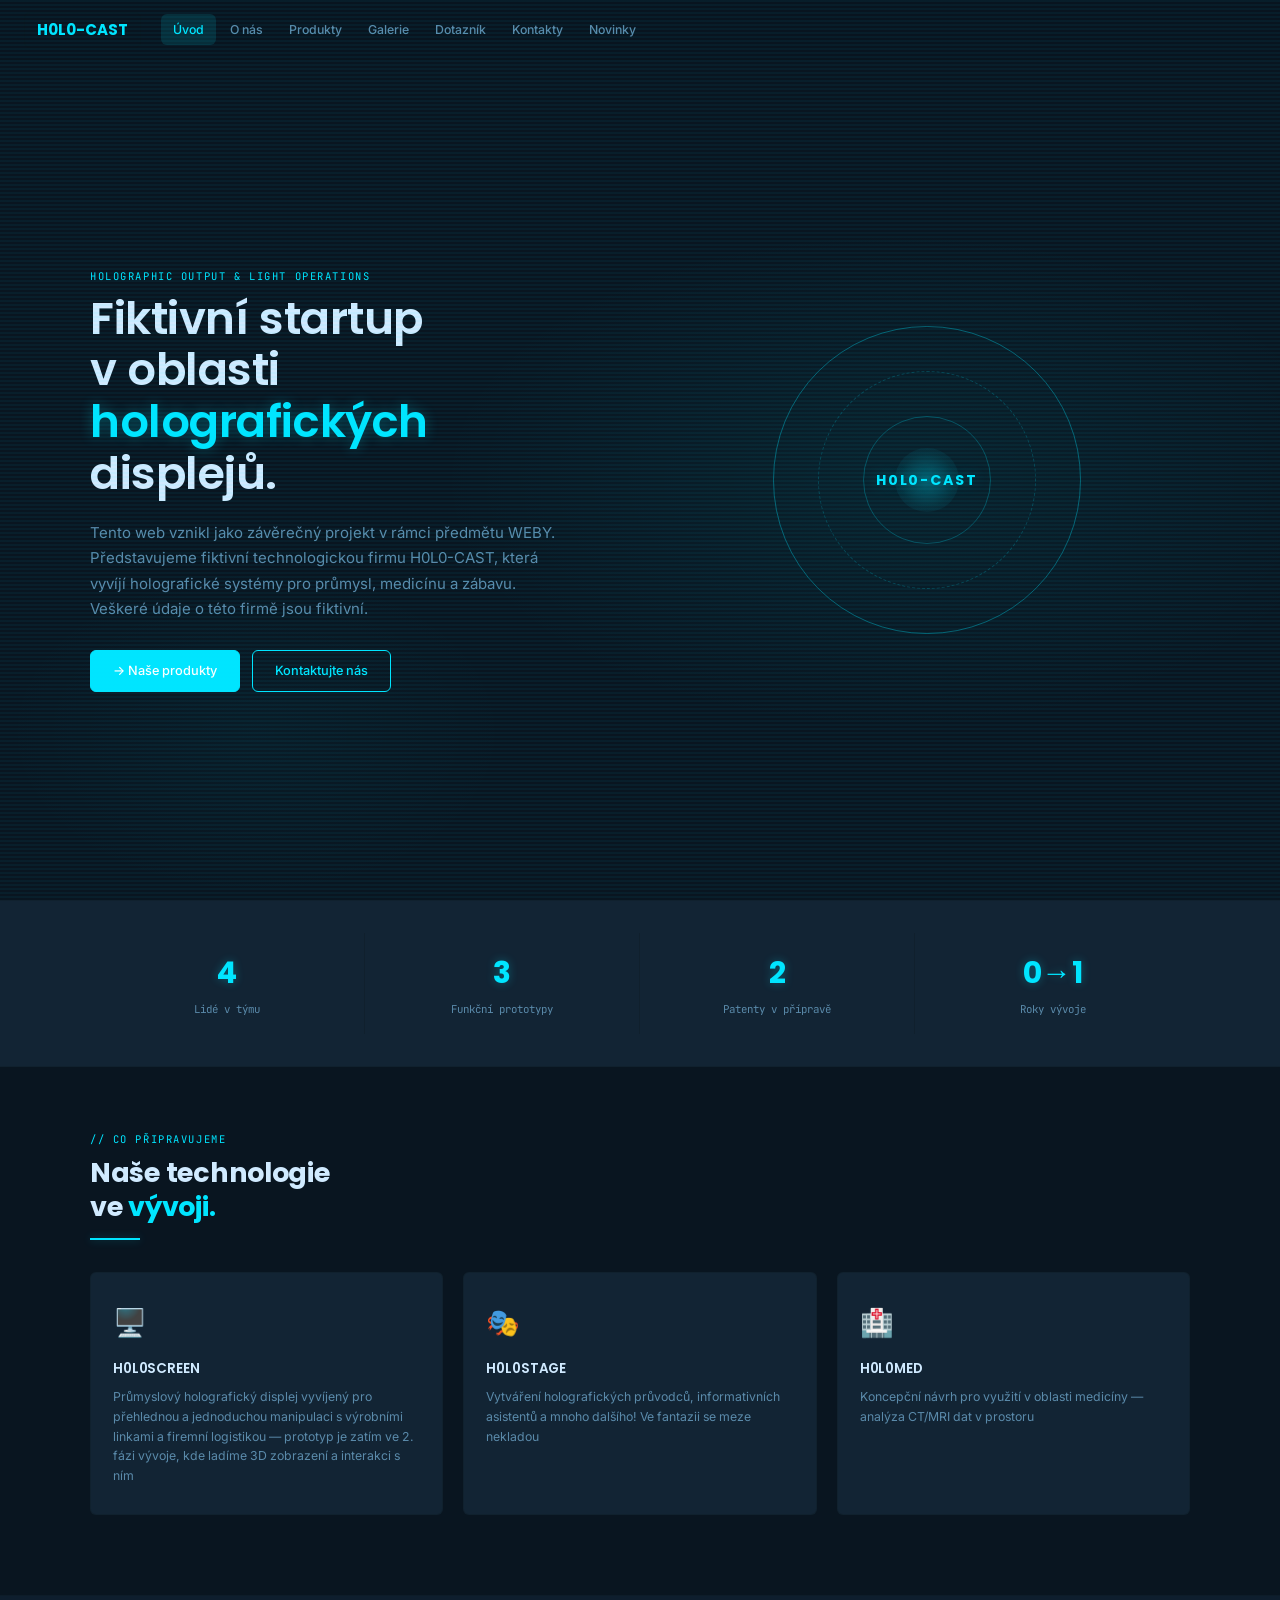
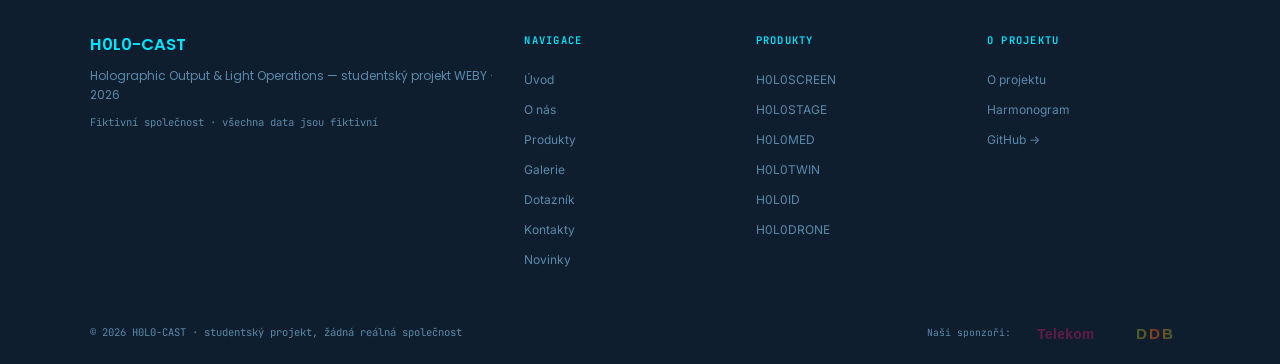
<file: index.html>
<!DOCTYPE html>
<html lang="cs">
<head>
<meta charset="UTF-8" />
<meta name="viewport" content="width=device-width, initial-scale=1" />
<title>H0L0-CAST – závěrečný projekt</title>
<link rel="stylesheet" href="style.css" />
</head>
<body>

<nav class="navbar">
  <a href="index.html" class="nav-logo">H0L0-CAST</a>
  <ul class="nav-links" id="navLinks">
    <li><a href="index.html" class="active">Úvod</a></li>
    <li><a href="onas.html">O nás</a></li>
    <li><a href="sluzby.html">Produkty</a></li>
    <li><a href="galerie.html">Galerie</a></li>
    <li><a href="dotaznik.html">Dotazník</a></li>
    <li><a href="kontakty.html">Kontakty</a></li>
    <li><a href="novinky.html">Novinky</a></li>
  </ul>
  <button class="nav-burger" id="burger" onclick="toggleBurger()" aria-label="Menu">
    <span></span><span></span><span></span>
  </button>
</nav>

<div class="hero">
  <div class="container">
    <div class="hero-grid">
      <div>
        <div class="section-label">Holographic Output &amp; Light Operations</div>
        <h1>Fiktivní startup<br/>v oblasti <span>holografických</span><br/>displejů.</h1>
        <p>Tento web vznikl jako závěrečný projekt v rámci předmětu WEBY. Představujeme fiktivní technologickou firmu H0L0-CAST, která vyvíjí holografické systémy pro průmysl, medicínu a zábavu. Veškeré údaje o této firmě jsou fiktivní.</p>
        <div class="hero-btns">
          <a href="sluzby.html" class="btn btn-filled">→ Naše produkty</a>
          <a href="kontakty.html" class="btn">Kontaktujte nás</a>
        </div>
      </div>
      <div class="hero-visual">
        <div class="holo-ring"></div>
        <div class="holo-ring"></div>
        <div class="holo-ring"></div>
        <div class="holo-core"></div>
        <div class="holo-cross">H0L0-CAST</div>
      </div>
    </div>
  </div>
</div>

<div class="stats-row">
  <div class="container">
    <div class="stats-grid">
      <div class="stat-item">
        <span class="stat-val">4</span>
        <p>Lidé v týmu</p>
      </div>
      <div class="stat-item">
        <span class="stat-val">3</span>
        <p>Funkční prototypy</p>
      </div>
      <div class="stat-item">
        <span class="stat-val">2</span>
        <p>Patenty v přípravě</p>
      </div>
      <div class="stat-item">
        <span class="stat-val">0→1</span>
        <p>Roky vývoje</p>
      </div>
    </div>
  </div>
</div>

<section class="services-preview">
  <div class="container">
    <span class="section-label">// co připravujeme</span>
    <h2 class="section-title">Naše technologie<br/>ve <span class="accent">vývoji.</span></h2>
    <div class="glow-line"></div>
    <div class="grid-3">
      <div class="svc-card">
        <span class="svc-icon">🖥️</span>
        <h3>H0L0SCREEN</h3>
        <p>Průmyslový holografický displej vyvíjený pro přehlednou a jednoduchou manipulaci s výrobními linkami a firemní logistikou — prototyp je zatím ve 2. fázi vývoje, kde ladíme 3D zobrazení a interakci s ním</p>
      </div>
      <div class="svc-card">
        <span class="svc-icon">🎭</span>
        <h3>H0L0STAGE</h3>
        <p> Vytváření holografických průvodců, informativních asistentů a mnoho dalšího! Ve fantazii se meze nekladou</p>
      </div>
      <div class="svc-card">
        <span class="svc-icon">🏥</span>
        <h3>H0L0MED</h3>
        <p>Koncepční návrh pro využití v oblasti medicíny — analýza CT/MRI dat v prostoru </p>
      </div>
    </div>
  </div>
</section>

<footer>
  <div class="container">
    <div class="footer-grid">
      <div class="footer-brand">
        <div class="logo-txt">H0L0-CAST</div>
        <p>Holographic Output &amp; Light Operations — studentský projekt WEBY · 2026</p>
        <p style="margin-top:10px;font-family:var(--font-mono);font-size:.7rem;color:var(--text-muted);">Fiktivní společnost · všechna data jsou fiktivní</p>
      </div>
      <div class="footer-col">
        <h4>Navigace</h4>
        <ul>
          <li><a href="index.html">Úvod</a></li>
          <li><a href="onas.html">O nás</a></li>
          <li><a href="sluzby.html">Produkty</a></li>
          <li><a href="galerie.html">Galerie</a></li>
          <li><a href="dotaznik.html">Dotazník</a></li>
          <li><a href="kontakty.html">Kontakty</a></li>
          <li><a href="novinky.html">Novinky</a></li>
        </ul>
      </div>
      <div class="footer-col">
        <h4>Produkty</h4>
        <ul>
          <li><a href="sluzby.html">H0L0SCREEN</a></li>
          <li><a href="sluzby.html">H0L0STAGE</a></li>
          <li><a href="sluzby.html">H0L0MED</a></li>
          <li><a href="sluzby.html">H0L0TWIN</a></li>
          <li><a href="sluzby.html">H0L0ID</a></li>
          <li><a href="sluzby.html">H0L0DRONE</a></li>
        </ul>
      </div>
      <div class="footer-col">
        <h4>O projektu</h4>
        <ul>
          <li><a href="onas.html">O projektu</a></li>
          <li><a href="onas.html">Harmonogram</a></li>
          <li><a href="https://github.com/C3B33" target="_blank">GitHub →</a></li>
        </ul>
      </div>
    </div>
    <div class="footer-bottom">
      <span>© 2026 H0L0-CAST · studentský projekt, žádná reálná společnost</span>
      <div class="footer-sponsors">
        <span class="sponsor-label">Naši sponzoři:</span>
        <a href="https://phantomas-cyb.github.io/final-tws-project/index.html" target="_blank" rel="noopener"><img src="img/telekom-logo.svg" alt="Telekom a.s." /></a>
        <a href="https://ddb.neocities.org" target="_blank" rel="noopener"><img src="img/ddb-logo.svg" alt="DDB" /></a>
      </div>
    </div>
  </div>
</footer>

<script src="script.js"></script>
</body>
</html>
</file>
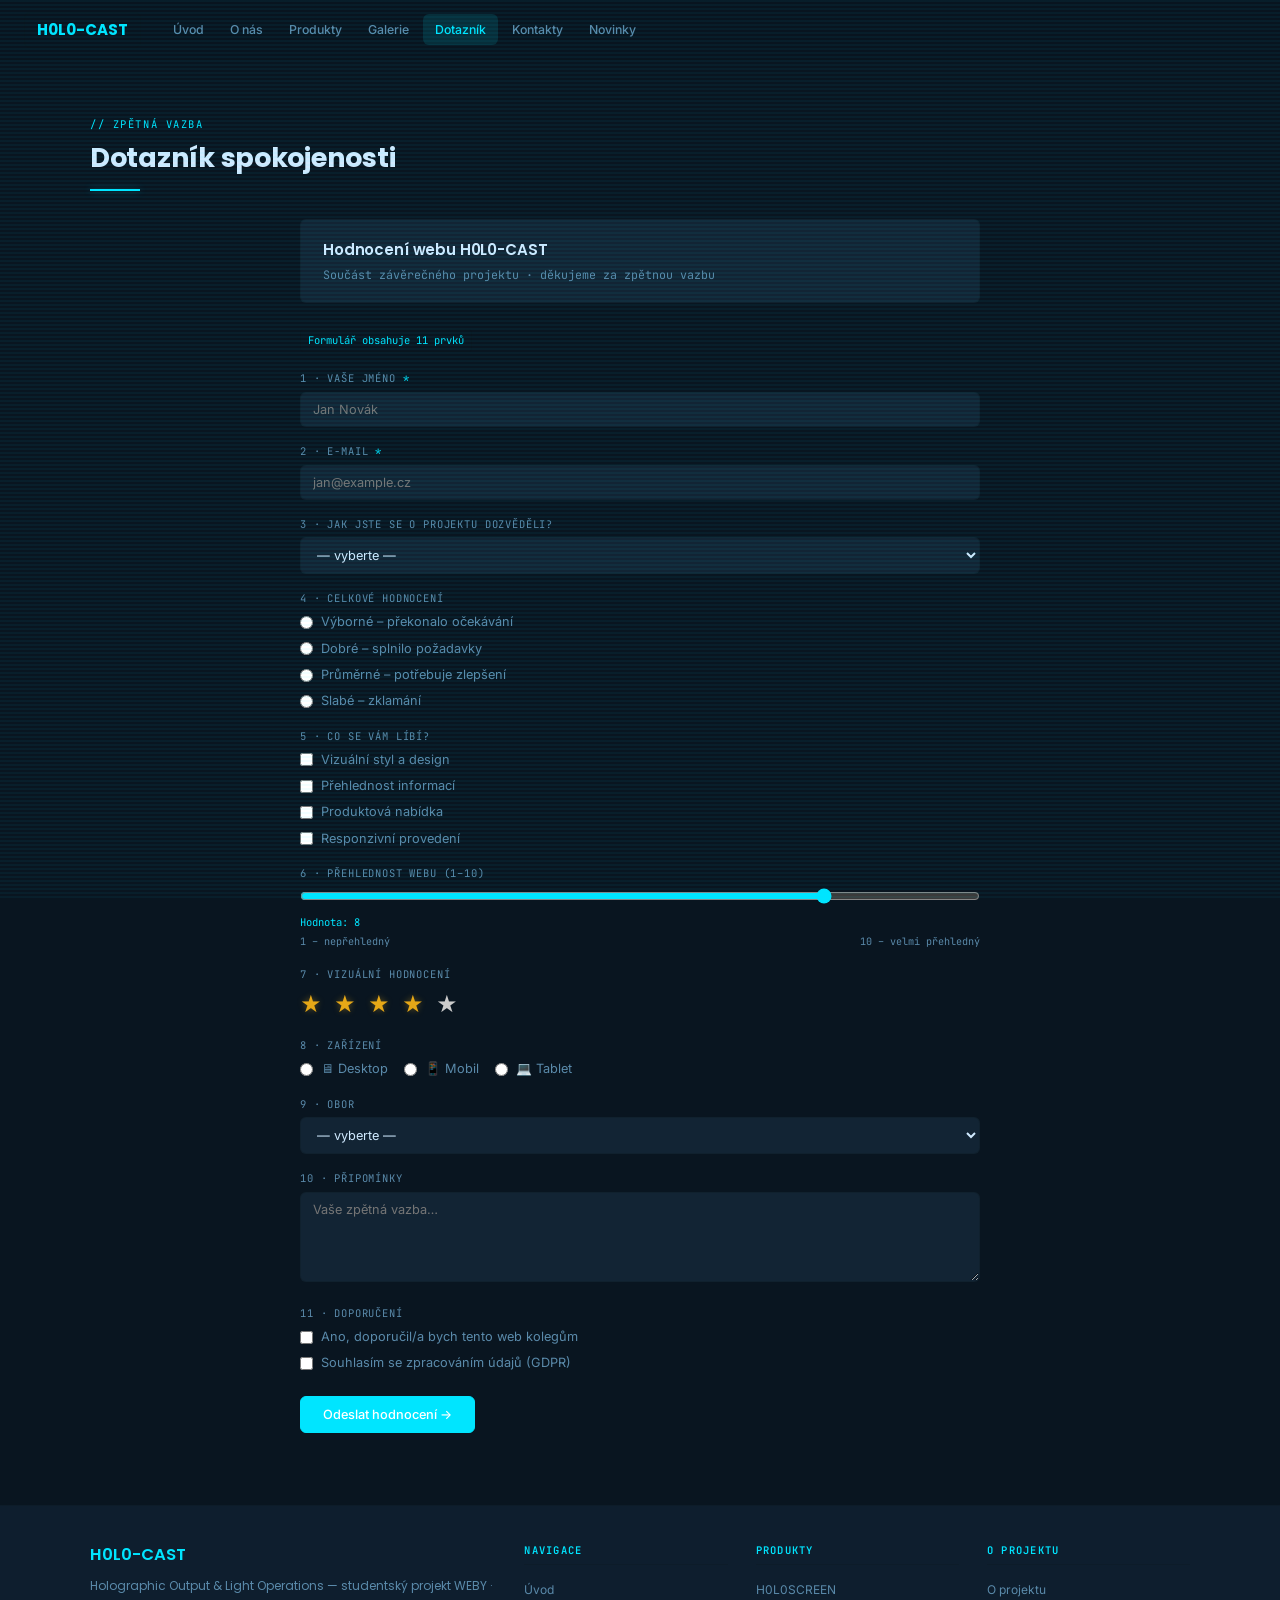
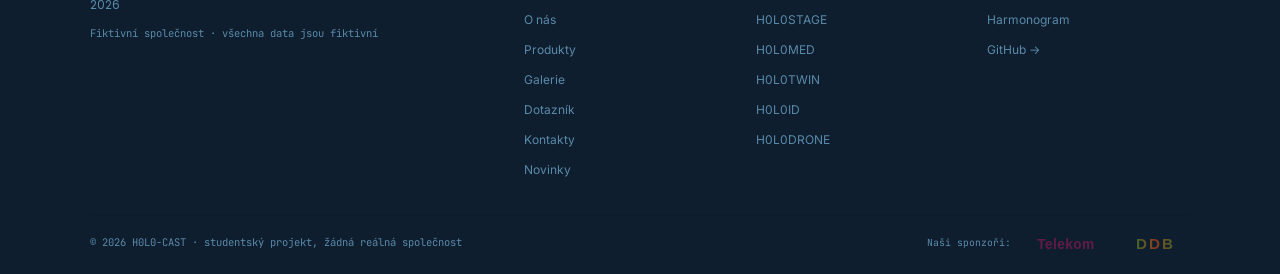
<file: dotaznik.html>
<!DOCTYPE html>
<html lang="cs">
<head>
<meta charset="UTF-8" />
<meta name="viewport" content="width=device-width, initial-scale=1" />
<title>Dotazník – H0L0-CAST</title>
<link rel="stylesheet" href="style.css" />
</head>
<body>

<nav class="navbar">
  <a href="index.html" class="nav-logo">H0L0-CAST</a>
  <ul class="nav-links" id="navLinks">
    <li><a href="index.html">Úvod</a></li>
    <li><a href="onas.html">O nás</a></li>
    <li><a href="sluzby.html">Produkty</a></li>
    <li><a href="galerie.html">Galerie</a></li>
    <li><a href="dotaznik.html" class="active">Dotazník</a></li>
    <li><a href="kontakty.html">Kontakty</a></li>
    <li><a href="novinky.html">Novinky</a></li>
  </ul>
  <button class="nav-burger" id="burger" onclick="toggleBurger()" aria-label="Menu">
    <span></span><span></span><span></span>
  </button>
</nav>

<section>
  <div class="container">
    <span class="section-label">// zpětná vazba</span>
    <h2 class="section-title">Dotazník spokojenosti</h2>
    <div class="glow-line"></div>

    <div class="survey-wrap">
      <div class="survey-title">
        <h3 style="font-size:1rem;margin-bottom:4px;">Hodnocení webu H0L0-CAST</h3>
        <p style="font-size:.78rem;color:var(--text-muted);font-family:var(--font-mono);">Součást závěrečného projektu · děkujeme za zpětnou vazbu</p>
      </div>
      <div class="survey-annotation">Formulář obsahuje 11 prvků</div>

      <form onsubmit="showFeedback('Děkujeme za Vaše hodnocení!');return false">
      <div class="form-group">
        <label class="form-label">1 · Vaše jméno <span style="color:var(--accent)">*</span></label>
        <input class="form-input" type="text" placeholder="Jan Novák" required />
      </div>
      <div class="form-group">
        <label class="form-label">2 · E-mail <span style="color:var(--accent)">*</span></label>
        <input class="form-input" type="email" placeholder="jan@example.cz" required />
      </div>
      <div class="form-group">
        <label class="form-label">3 · Jak jste se o projektu dozvěděli?</label>
        <select class="form-select">
          <option>— vyberte —</option>
          <option>Od spolužáků</option>
          <option>Z přednášky WEBY</option>
          <option>Z GitHubu</option>
          <option>Sociální sítě</option>
          <option>Jiné</option>
        </select>
      </div>
      <div class="form-group">
        <label class="form-label">4 · Celkové hodnocení</label>
        <div class="radio-group">
          <label class="form-check"><input type="radio" name="overall" /> Výborné – překonalo očekávání</label>
          <label class="form-check"><input type="radio" name="overall" /> Dobré – splnilo požadavky</label>
          <label class="form-check"><input type="radio" name="overall" /> Průměrné – potřebuje zlepšení</label>
          <label class="form-check"><input type="radio" name="overall" /> Slabé – zklamání</label>
        </div>
      </div>
      <div class="form-group">
        <label class="form-label">5 · Co se vám líbí?</label>
        <div class="check-group">
          <label class="form-check"><input type="checkbox" /> Vizuální styl a design</label>
          <label class="form-check"><input type="checkbox" /> Přehlednost informací</label>
          <label class="form-check"><input type="checkbox" /> Produktová nabídka</label>
          <label class="form-check"><input type="checkbox" /> Responzivní provedení</label>
        </div>
      </div>
      <div class="form-group">
        <label class="form-label">6 · Přehlednost webu (1–10)</label>
        <input type="range" min="1" max="10" value="8" oninput="this.nextElementSibling.textContent='Hodnota: '+this.value" />
        <div style="font-size:.7rem;color:var(--accent);font-family:var(--font-mono);margin-top:3px;">Hodnota: 8</div>
        <div class="range-labels"><span>1 – nepřehledný</span><span>10 – velmi přehledný</span></div>
      </div>
      <div class="form-group">
        <label class="form-label">7 · Vizuální hodnocení</label>
        <div class="star-row" id="stars">
          <span class="star active" data-i="1">★</span>
          <span class="star active" data-i="2">★</span>
          <span class="star active" data-i="3">★</span>
          <span class="star active" data-i="4">★</span>
          <span class="star" data-i="5">★</span>
        </div>
      </div>
      <div class="form-group">
        <label class="form-label">8 · Zařízení</label>
        <div style="display:flex;gap:16px;flex-wrap:wrap;">
          <label class="form-check"><input type="radio" name="device" /> 🖥 Desktop</label>
          <label class="form-check"><input type="radio" name="device" /> 📱 Mobil</label>
          <label class="form-check"><input type="radio" name="device" /> 💻 Tablet</label>
        </div>
      </div>
      <div class="form-group">
        <label class="form-label">9 · Obor</label>
        <select class="form-select">
          <option>— vyberte —</option>
          <option>Informatika a výpočetní technika</option>
          <option>Elektrotechnika</option>
          <option>Design a UX</option>
          <option>Jiný technický obor</option>
          <option>Netechnický obor</option>
        </select>
      </div>
      <div class="form-group">
        <label class="form-label">10 · Připomínky</label>
        <textarea class="form-textarea" placeholder="Vaše zpětná vazba…"></textarea>
      </div>
      <div class="form-group">
        <label class="form-label">11 · Doporučení</label>
        <label class="form-check"><input type="checkbox" /> Ano, doporučil/a bych tento web kolegům</label>
        <label class="form-check" style="margin-top:6px"><input type="checkbox" /> Souhlasím se zpracováním údajů (GDPR)</label>
      </div>

      <button type="submit" class="btn btn-filled" style="margin-top:6px">Odeslat hodnocení →</button>
      </form>
    </div>
  </div>
</section>

<footer>
  <div class="container">
    <div class="footer-grid">
      <div class="footer-brand">
        <div class="logo-txt">H0L0-CAST</div>
        <p>Holographic Output &amp; Light Operations — studentský projekt WEBY · 2026</p>
        <p style="margin-top:10px;font-family:var(--font-mono);font-size:.7rem;color:var(--text-muted);">Fiktivní společnost · všechna data jsou fiktivní</p>
      </div>
      <div class="footer-col">
        <h4>Navigace</h4>
        <ul>
          <li><a href="index.html">Úvod</a></li>
          <li><a href="onas.html">O nás</a></li>
          <li><a href="sluzby.html">Produkty</a></li>
          <li><a href="galerie.html">Galerie</a></li>
          <li><a href="dotaznik.html">Dotazník</a></li>
          <li><a href="kontakty.html">Kontakty</a></li>
          <li><a href="novinky.html">Novinky</a></li>
        </ul>
      </div>
      <div class="footer-col">
        <h4>Produkty</h4>
        <ul>
          <li><a href="sluzby.html">H0L0SCREEN</a></li>
          <li><a href="sluzby.html">H0L0STAGE</a></li>
          <li><a href="sluzby.html">H0L0MED</a></li>
          <li><a href="sluzby.html">H0L0TWIN</a></li>
          <li><a href="sluzby.html">H0L0ID</a></li>
          <li><a href="sluzby.html">H0L0DRONE</a></li>
        </ul>
      </div>
      <div class="footer-col">
        <h4>O projektu</h4>
        <ul>
          <li><a href="onas.html">O projektu</a></li>
          <li><a href="onas.html">Harmonogram</a></li>
          <li><a href="https://github.com/C3B33" target="_blank">GitHub →</a></li>
        </ul>
      </div>
    </div>
    <div class="footer-bottom">
      <span>© 2026 H0L0-CAST · studentský projekt, žádná reálná společnost</span>
      <div class="footer-sponsors">
        <span class="sponsor-label">Naši sponzoři:</span>
        <a href="https://phantomas-cyb.github.io/final-tws-project/index.html" target="_blank" rel="noopener"><img src="img/telekom-logo.svg" alt="Telekom a.s." /></a>
        <a href="https://ddb.neocities.org" target="_blank" rel="noopener"><img src="img/ddb-logo.svg" alt="DDB" /></a>
      </div>
    </div>
  </div>
</footer>

<script src="script.js"></script>
</body>
</html>
</file>
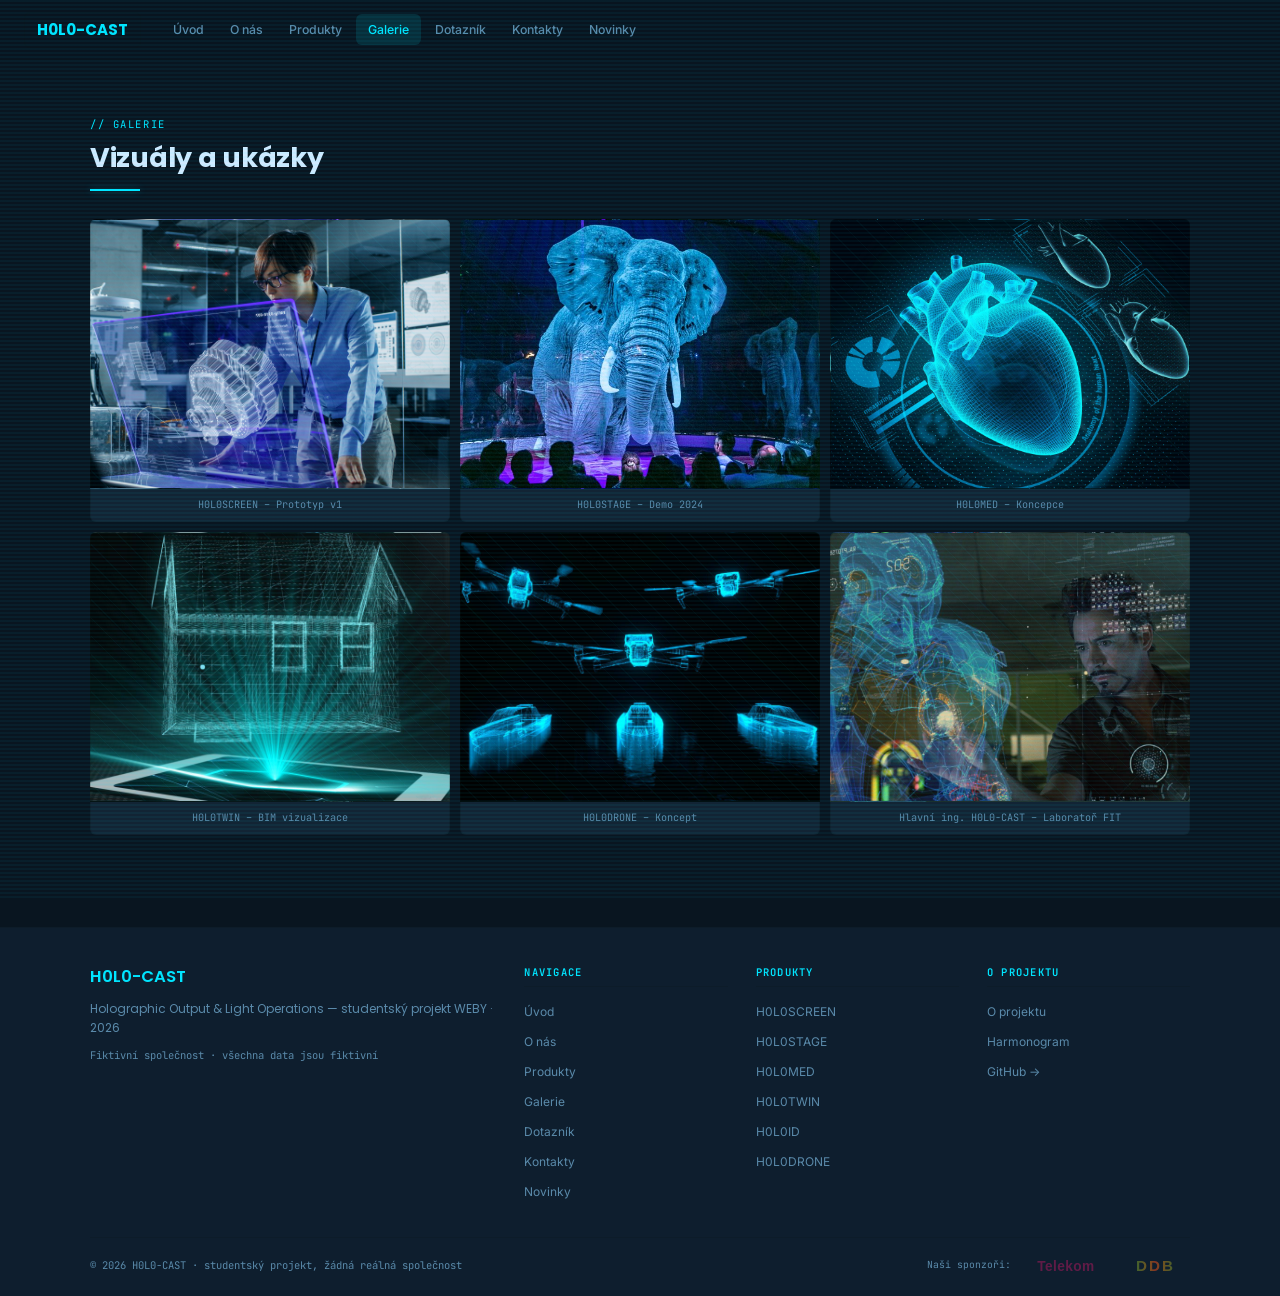
<file: galerie.html>
<!DOCTYPE html>
<html lang="cs">
<head>
<meta charset="UTF-8" />
<meta name="viewport" content="width=device-width, initial-scale=1" />
<title>Galerie – H0L0-CAST</title>
<link rel="stylesheet" href="style.css" />
</head>
<body>

<nav class="navbar">
  <a href="index.html" class="nav-logo">H0L0-CAST</a>
  <ul class="nav-links" id="navLinks">
    <li><a href="index.html">Úvod</a></li>
    <li><a href="onas.html">O nás</a></li>
    <li><a href="sluzby.html">Produkty</a></li>
    <li><a href="galerie.html" class="active">Galerie</a></li>
    <li><a href="dotaznik.html">Dotazník</a></li>
    <li><a href="kontakty.html">Kontakty</a></li>
    <li><a href="novinky.html">Novinky</a></li>
  </ul>
  <button class="nav-burger" id="burger" onclick="toggleBurger()" aria-label="Menu">
    <span></span><span></span><span></span>
  </button>
</nav>

<section>
  <div class="container">
    <span class="section-label">// galerie</span>
    <h2 class="section-title">Vizuály a ukázky</h2>
    <div class="glow-line"></div>

    <div class="gallery-grid">
      <div class="gallery-card">
        <div class="gallery-item" style="background-image:url(img/Holoscreen.jpg)" onclick="openLightbox('H0L0SCREEN – prototyp','První funkční prototyp průmyslového displeje. Laboratoř FIT, listopad 2024.','img/Holoscreen.jpg')"></div>
        <div class="gallery-caption">H0L0SCREEN – Prototyp v1</div>
      </div>
      <div class="gallery-card">
        <div class="gallery-item" style="background-image:url(img/holostage.jpg)" onclick="openLightbox('H0L0STAGE – demo','Ukázka holografické projekce na studentské konferenci. Prosinec 2026.','img/holostage.jpg')"></div>
        <div class="gallery-caption">H0L0STAGE – Demo 2024</div>
      </div>
      <div class="gallery-card">
        <div class="gallery-item" style="background-image:url(img/holomed.jpg)" onclick="openLightbox('H0L0MED – vizualizace','Koncepční rendery medicínského modulu. Spolupráce s ústavem bioinformatiky.','img/holomed.jpg')"></div>
        <div class="gallery-caption">H0L0MED – Koncepce</div>
      </div>
      <div class="gallery-card">
        <div class="gallery-item" style="background-image:url(img/holotwin.jpg)" onclick="openLightbox('H0L0TWIN – BIM model','Ukázka digitálního dvojčete budovy v prostoru. Studentský projekt BIM.','img/holotwin.jpg')"></div>
        <div class="gallery-caption">H0L0TWIN – BIM vizualizace</div>
      </div>
      <div class="gallery-card">
        <div class="gallery-item" style="background-image:url(img/holodrone.jpg)" onclick="openLightbox('H0L0DRONE – koncept','Prezentace konceptu dronové holografie.','img/holodrone.jpg')"></div>
        <div class="gallery-caption">H0L0DRONE – Koncept</div>
      </div>
      <div class="gallery-card">
        <div class="gallery-item" style="background-image:url(img/holoscreen2.jpg)" onclick="openLightbox('Hlavní inženýr H0L0-CAST','Fotografie hlavního inženýra v laboratoři. Léto 2026.','img/holoscreen2.jpg')"></div>
        <div class="gallery-caption">Hlavní ing. H0L0-CAST – Laboratoř FIT</div>
      </div>
    </div>
  </div>
</section>

<div class="lightbox" id="lightbox" onclick="if(event.target===this)closeLightbox()">
  <div class="lightbox-inner">
    <button class="lightbox-close" onclick="closeLightbox()">✕</button>
    <div class="lightbox-img" id="lb-img">
      <img id="lb-img-src" alt="" style="width:100%;height:100%;object-fit:cover;border-radius:var(--radius)" />
    </div>
    <h3 id="lb-title"></h3>
    <p id="lb-desc"></p>
  </div>
</div>

<footer>
  <div class="container">
    <div class="footer-grid">
      <div class="footer-brand">
        <div class="logo-txt">H0L0-CAST</div>
        <p>Holographic Output &amp; Light Operations — studentský projekt WEBY · 2026</p>
        <p style="margin-top:10px;font-family:var(--font-mono);font-size:.7rem;color:var(--text-muted);">Fiktivní společnost · všechna data jsou fiktivní</p>
      </div>
      <div class="footer-col">
        <h4>Navigace</h4>
        <ul>
          <li><a href="index.html">Úvod</a></li>
          <li><a href="onas.html">O nás</a></li>
          <li><a href="sluzby.html">Produkty</a></li>
          <li><a href="galerie.html">Galerie</a></li>
          <li><a href="dotaznik.html">Dotazník</a></li>
          <li><a href="kontakty.html">Kontakty</a></li>
          <li><a href="novinky.html">Novinky</a></li>
        </ul>
      </div>
      <div class="footer-col">
        <h4>Produkty</h4>
        <ul>
          <li><a href="sluzby.html">H0L0SCREEN</a></li>
          <li><a href="sluzby.html">H0L0STAGE</a></li>
          <li><a href="sluzby.html">H0L0MED</a></li>
          <li><a href="sluzby.html">H0L0TWIN</a></li>
          <li><a href="sluzby.html">H0L0ID</a></li>
          <li><a href="sluzby.html">H0L0DRONE</a></li>
        </ul>
      </div>
      <div class="footer-col">
        <h4>O projektu</h4>
        <ul>
          <li><a href="onas.html">O projektu</a></li>
          <li><a href="onas.html">Harmonogram</a></li>
          <li><a href="https://github.com/C3B33" target="_blank">GitHub →</a></li>
        </ul>
      </div>
    </div>
    <div class="footer-bottom">
      <span>© 2026 H0L0-CAST · studentský projekt, žádná reálná společnost</span>
      <div class="footer-sponsors">
        <span class="sponsor-label">Naši sponzoři:</span>
        <a href="https://phantomas-cyb.github.io/final-tws-project/index.html" target="_blank" rel="noopener"><img src="img/telekom-logo.svg" alt="Telekom a.s." /></a>
        <a href="https://ddb.neocities.org" target="_blank" rel="noopener"><img src="img/ddb-logo.svg" alt="DDB" /></a>
      </div>
    </div>
  </div>
</footer>

<script src="script.js"></script>
</body>
</html>
</file>
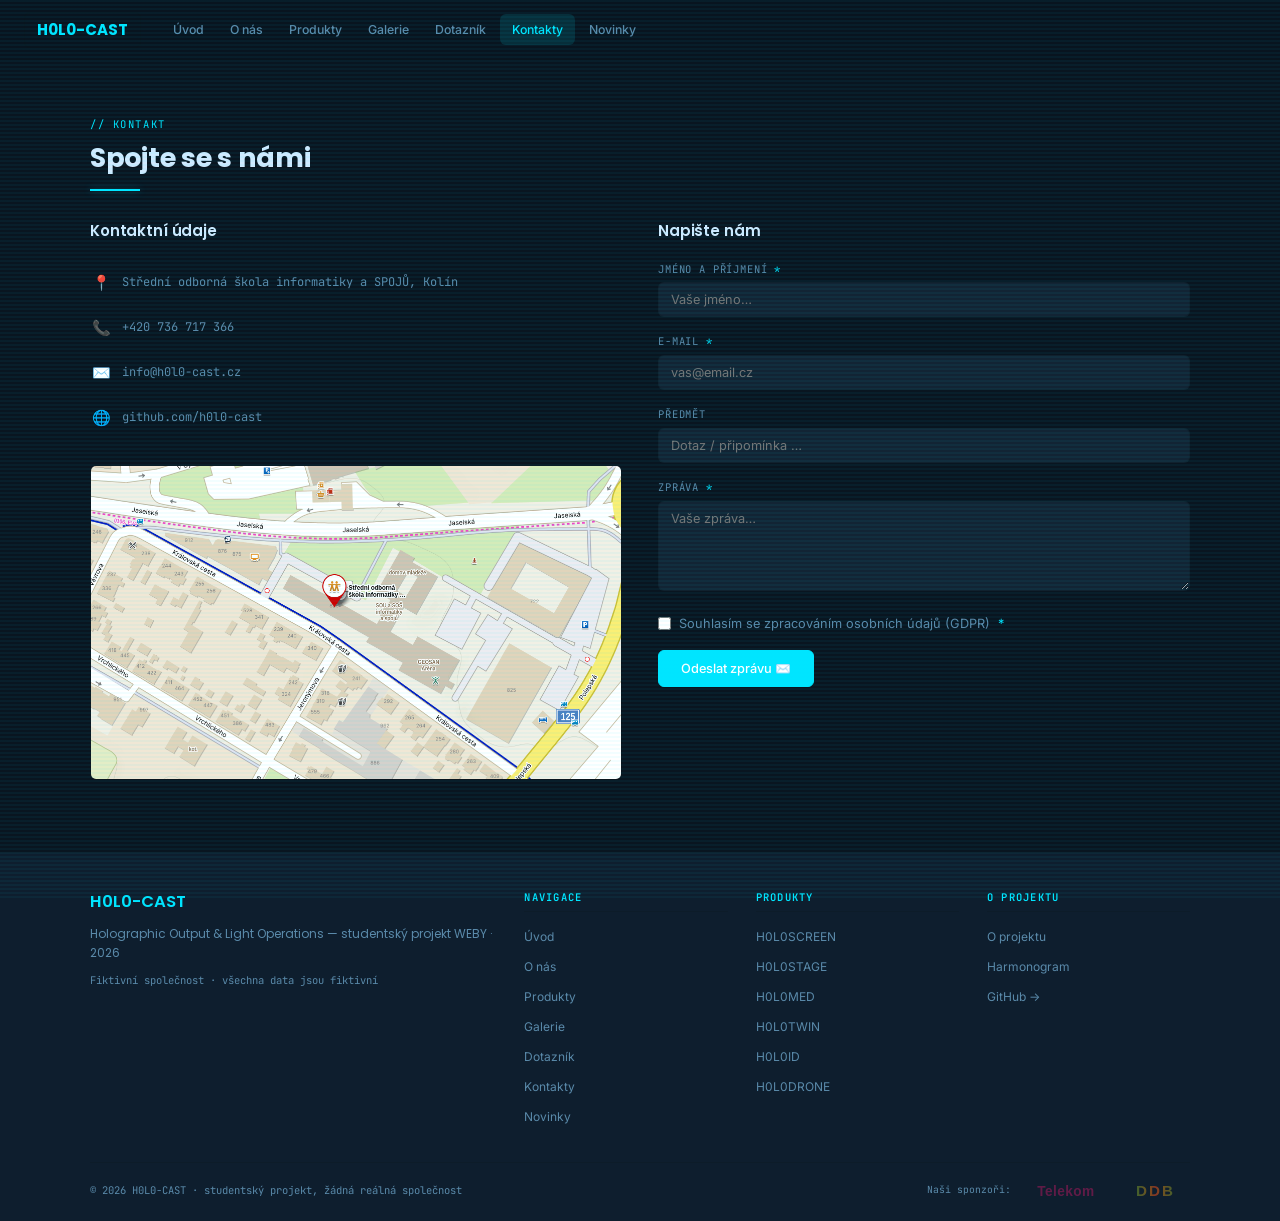
<file: kontakty.html>
<!DOCTYPE html>
<html lang="cs">
<head>
<meta charset="UTF-8" />
<meta name="viewport" content="width=device-width, initial-scale=1" />
<title>Kontakty – H0L0-CAST</title>
<link rel="stylesheet" href="style.css" />
</head>
<body>

<nav class="navbar">
  <a href="index.html" class="nav-logo">H0L0-CAST</a>
  <ul class="nav-links" id="navLinks">
    <li><a href="index.html">Úvod</a></li>
    <li><a href="onas.html">O nás</a></li>
    <li><a href="sluzby.html">Produkty</a></li>
    <li><a href="galerie.html">Galerie</a></li>
    <li><a href="dotaznik.html">Dotazník</a></li>
    <li><a href="kontakty.html" class="active">Kontakty</a></li>
    <li><a href="novinky.html">Novinky</a></li>
  </ul>
  <button class="nav-burger" id="burger" onclick="toggleBurger()" aria-label="Menu">
    <span></span><span></span><span></span>
  </button>
</nav>

<section>
  <div class="container">
    <span class="section-label">// kontakt</span>
    <h2 class="section-title">Spojte se s námi</h2>
    <div class="glow-line"></div>

    <div class="contact-grid">
      <div class="contact-info">
        <h3>Kontaktní údaje</h3>
        <ul class="contact-info-list">
          <li><span>📍</span><span>Střední odborná škola informatiky a SPOJŮ, Kolín</span></li>
          <li><span>📞</span><span>+420 736 717 366</span></li>
          <li><span>✉️</span><span>info@h0l0-cast.cz</span></li>
          <li><span>🌐</span><span>github.com/h0l0-cast</span></li>
        </ul>

        <a href="https://mapy.com/s/detohazuga" target="_blank">
          <img src="img/mapa.png" alt="Mapa – SPOJE Kolín" style="width:100%;border:1px solid var(--border);border-radius:var(--radius);display:block;" />
        </a>
      </div>

      <div>
        <h3 style="font-size:1rem;margin-bottom:18px;">Napište nám</h3>
        <form onsubmit="showFeedback('Zpráva byla odeslána. Děkujeme!');return false">
        <div class="form-group">
          <label class="form-label">Jméno a příjmení <span style="color:var(--accent)">*</span></label>
          <input class="form-input" type="text" placeholder="Vaše jméno…" required />
        </div>
        <div class="form-group">
          <label class="form-label">E-mail <span style="color:var(--accent)">*</span></label>
          <input class="form-input" type="email" placeholder="vas@email.cz" required />
        </div>
        <div class="form-group">
          <label class="form-label">Předmět</label>
          <input class="form-input" type="text" placeholder="Dotaz / připomínka …" />
        </div>
        <div class="form-group">
          <label class="form-label">Zpráva <span style="color:var(--accent)">*</span></label>
          <textarea class="form-textarea" placeholder="Vaše zpráva…" required></textarea>
        </div>
        <div class="form-group">
          <label class="form-check"><input type="checkbox" required /> Souhlasím se zpracováním osobních údajů (GDPR) <span style="color:var(--accent)">*</span></label>
        </div>
        <button type="submit" class="btn btn-filled">Odeslat zprávu ✉️</button>
        </form>
      </div>
    </div>
  </div>
</section>

<footer>
  <div class="container">
    <div class="footer-grid">
      <div class="footer-brand">
        <div class="logo-txt">H0L0-CAST</div>
        <p>Holographic Output &amp; Light Operations — studentský projekt WEBY · 2026</p>
        <p style="margin-top:10px;font-family:var(--font-mono);font-size:.7rem;color:var(--text-muted);">Fiktivní společnost · všechna data jsou fiktivní</p>
      </div>
      <div class="footer-col">
        <h4>Navigace</h4>
        <ul>
          <li><a href="index.html">Úvod</a></li>
          <li><a href="onas.html">O nás</a></li>
          <li><a href="sluzby.html">Produkty</a></li>
          <li><a href="galerie.html">Galerie</a></li>
          <li><a href="dotaznik.html">Dotazník</a></li>
          <li><a href="kontakty.html">Kontakty</a></li>
          <li><a href="novinky.html">Novinky</a></li>
        </ul>
      </div>
      <div class="footer-col">
        <h4>Produkty</h4>
        <ul>
          <li><a href="sluzby.html">H0L0SCREEN</a></li>
          <li><a href="sluzby.html">H0L0STAGE</a></li>
          <li><a href="sluzby.html">H0L0MED</a></li>
          <li><a href="sluzby.html">H0L0TWIN</a></li>
          <li><a href="sluzby.html">H0L0ID</a></li>
          <li><a href="sluzby.html">H0L0DRONE</a></li>
        </ul>
      </div>
      <div class="footer-col">
        <h4>O projektu</h4>
        <ul>
          <li><a href="onas.html">O projektu</a></li>
          <li><a href="onas.html">Harmonogram</a></li>
          <li><a href="https://github.com/C3B33" target="_blank">GitHub →</a></li>
        </ul>
      </div>
    </div>
    <div class="footer-bottom">
      <span>© 2026 H0L0-CAST · studentský projekt, žádná reálná společnost</span>
      <div class="footer-sponsors">
        <span class="sponsor-label">Naši sponzoři:</span>
        <a href="https://phantomas-cyb.github.io/final-tws-project/index.html" target="_blank" rel="noopener"><img src="img/telekom-logo.svg" alt="Telekom a.s." /></a>
        <a href="https://ddb.neocities.org" target="_blank" rel="noopener"><img src="img/ddb-logo.svg" alt="DDB" /></a>
      </div>
    </div>
  </div>
</footer>

<script src="script.js"></script>
</body>
</html>
</file>
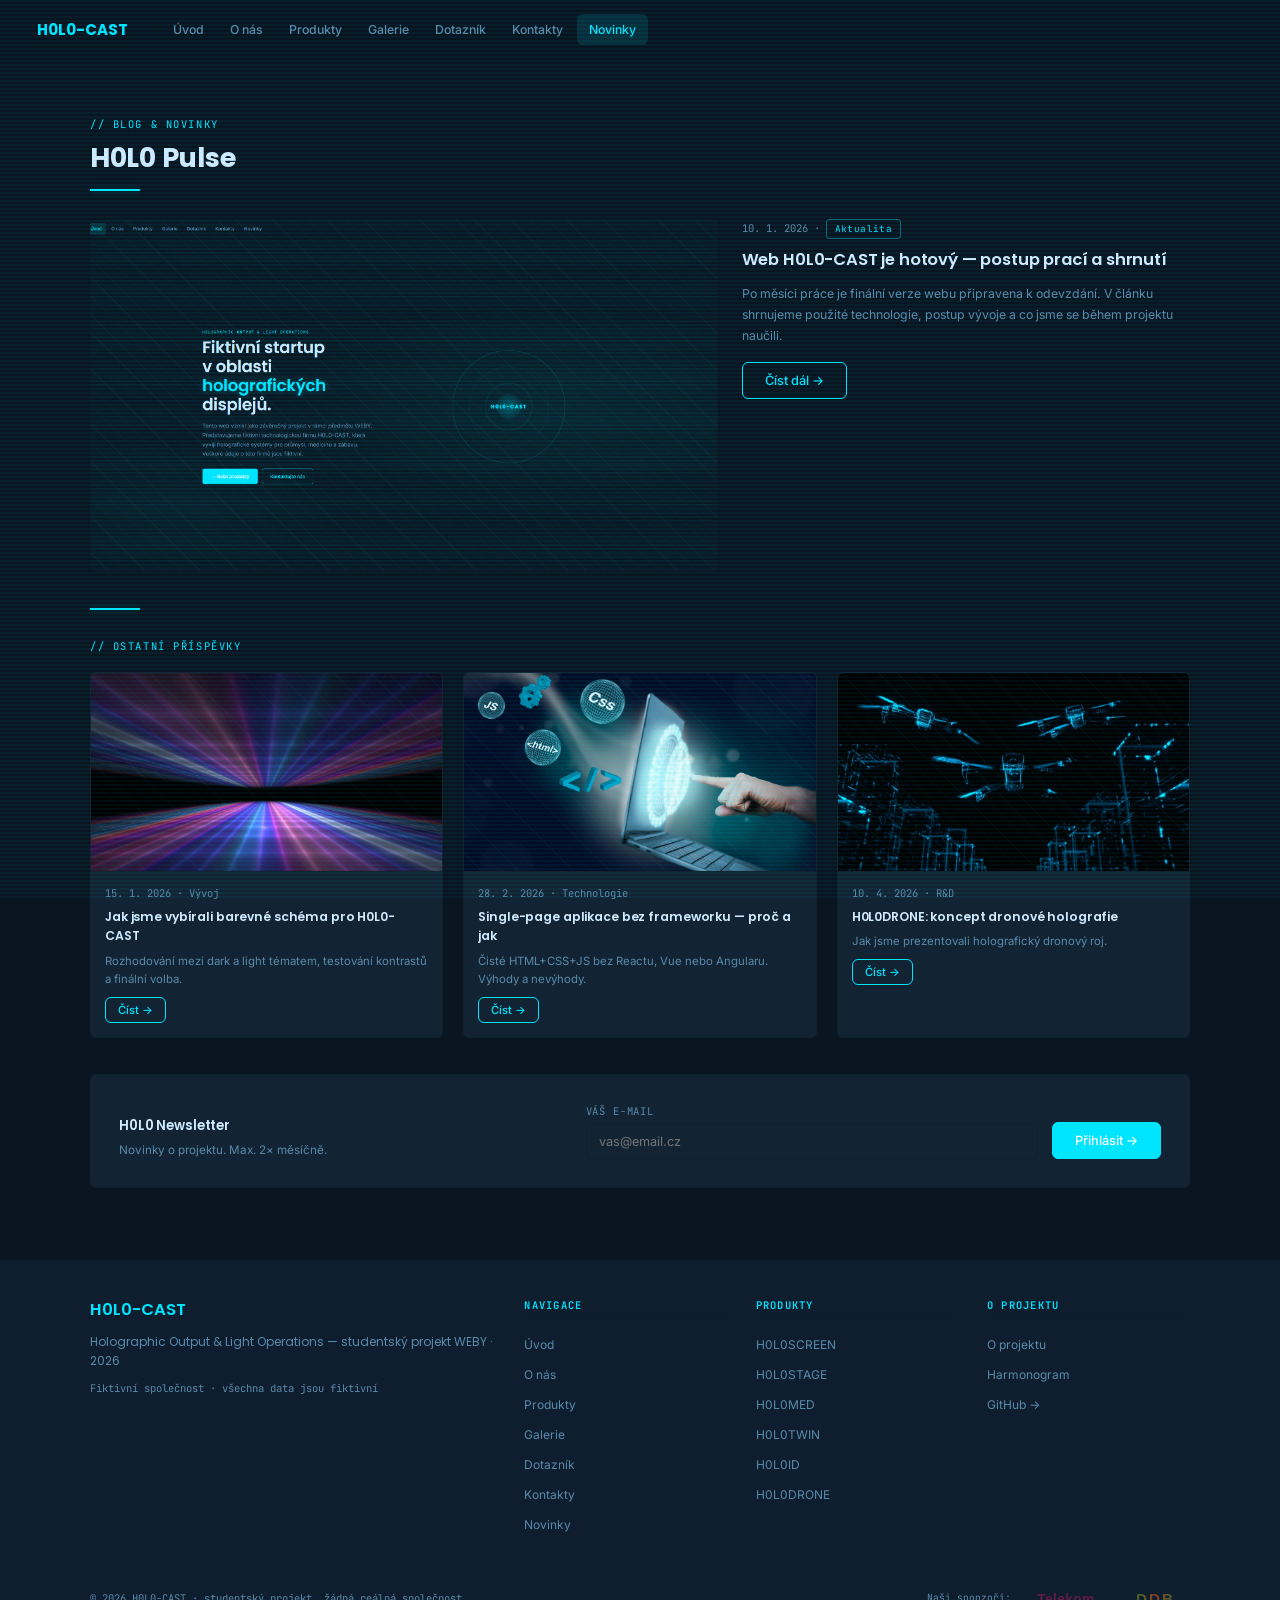
<file: novinky.html>
<!DOCTYPE html>
<html lang="cs">
<head>
<meta charset="UTF-8" />
<meta name="viewport" content="width=device-width, initial-scale=1" />
<title>Novinky – H0L0-CAST</title>
<link rel="stylesheet" href="style.css" />
</head>
<body>

<nav class="navbar">
  <a href="index.html" class="nav-logo">H0L0-CAST</a>
  <ul class="nav-links" id="navLinks">
    <li><a href="index.html">Úvod</a></li>
    <li><a href="onas.html">O nás</a></li>
    <li><a href="sluzby.html">Produkty</a></li>
    <li><a href="galerie.html">Galerie</a></li>
    <li><a href="dotaznik.html">Dotazník</a></li>
    <li><a href="kontakty.html">Kontakty</a></li>
    <li><a href="novinky.html" class="active">Novinky</a></li>
  </ul>
  <button class="nav-burger" id="burger" onclick="toggleBurger()" aria-label="Menu">
    <span></span><span></span><span></span>
  </button>
</nav>

<section>
  <div class="container">
    <span class="section-label">// blog &amp; novinky</span>
    <h2 class="section-title">H0L0 Pulse</h2>
    <div class="glow-line"></div>

      <div class="news-featured">
      <div class="news-feat-img" style="background-image:url(img/novinka1.png)"></div>
      <div>
        <div class="news-meta">10. 1. 2026 · <span class="tag" style="font-size:.62rem">Aktualita</span></div>
        <h3 style="font-size:1.1rem;margin:8px 0 10px;">Web H0L0-CAST je hotový — postup prací a shrnutí</h3>
        <p style="font-size:.82rem;color:var(--text-muted);line-height:1.7;margin-bottom:16px;">Po  měsíci práce je finální verze webu připravena k odevzdání. V článku shrnujeme použité technologie, postup vývoje a co jsme se během projektu naučili.</p>
        <button class="btn" onclick="showFeedback('Článek se načítá…')">Číst dál →</button>
      </div>
    </div>

    <div class="glow-line" style="margin-top:0"></div>
    <p class="section-label" style="margin-bottom:18px">// ostatní příspěvky</p>

    <div class="grid-3" style="margin-bottom:36px;">
      <div class="news-card">
        <div class="news-card-img" style="background-image:url(img/colorscheme.jpg)"></div>
        <div class="news-card-body">
          <div class="news-meta">15. 1. 2026 · Vývoj</div>
          <h4>Jak jsme vybírali barevné schéma pro H0L0-CAST</h4>
          <p>Rozhodování mezi dark a light tématem, testování kontrastů a finální volba.</p>
          <button class="btn" style="margin-top:8px;padding:5px 12px;font-size:.75rem" onclick="showFeedback('Článek se načítá…')">Číst →</button>
        </div>
      </div>
      <div class="news-card">
        <div class="news-card-img" style="background-image:url(img/webapp.jpg)"></div>
        <div class="news-card-body">
          <div class="news-meta">28. 2. 2026 · Technologie</div>
          <h4>Single-page aplikace bez frameworku — proč a jak</h4>
          <p>Čisté HTML+CSS+JS bez Reactu, Vue nebo Angularu. Výhody a nevýhody.</p>
          <button class="btn" style="margin-top:8px;padding:5px 12px;font-size:.75rem" onclick="showFeedback('Článek se načítá…')">Číst →</button>
        </div>
      </div>
      <div class="news-card">
        <div class="news-card-img" style="background-image:url(img/dronescheme.jpg)"></div>
        <div class="news-card-body">
          <div class="news-meta">10. 4. 2026 · R&amp;D</div>
          <h4>H0L0DRONE: koncept dronové holografie</h4>
          <p>Jak jsme prezentovali holografický dronový roj.</p>
          <button class="btn" style="margin-top:8px;padding:5px 12px;font-size:.75rem" onclick="showFeedback('Článek se načítá…')">Číst →</button>
        </div>
      </div>
    </div>

    <div class="newsletter-box">
      <div>
        <h3 style="font-size:.88rem;margin-bottom:5px;">H0L0 Newsletter</h3>
        <p style="font-size:.78rem;color:var(--text-muted);">Novinky o projektu. Max. 2× měsíčně.</p>
      </div>
      <div style="flex:1;min-width:180px;">
        <label class="form-label">Váš e-mail</label>
        <input class="form-input" type="email" placeholder="vas@email.cz" />
      </div>
      <button class="btn btn-filled" onclick="showFeedback('Přihlášeno k odběru! Děkujeme.')">Přihlásit →</button>
    </div>
  </div>
</section>

<footer>
  <div class="container">
    <div class="footer-grid">
      <div class="footer-brand">
        <div class="logo-txt">H0L0-CAST</div>
        <p>Holographic Output &amp; Light Operations — studentský projekt WEBY · 2026</p>
        <p style="margin-top:10px;font-family:var(--font-mono);font-size:.7rem;color:var(--text-muted);">Fiktivní společnost · všechna data jsou fiktivní</p>
      </div>
      <div class="footer-col">
        <h4>Navigace</h4>
        <ul>
          <li><a href="index.html">Úvod</a></li>
          <li><a href="onas.html">O nás</a></li>
          <li><a href="sluzby.html">Produkty</a></li>
          <li><a href="galerie.html">Galerie</a></li>
          <li><a href="dotaznik.html">Dotazník</a></li>
          <li><a href="kontakty.html">Kontakty</a></li>
          <li><a href="novinky.html">Novinky</a></li>
        </ul>
      </div>
      <div class="footer-col">
        <h4>Produkty</h4>
        <ul>
          <li><a href="sluzby.html">H0L0SCREEN</a></li>
          <li><a href="sluzby.html">H0L0STAGE</a></li>
          <li><a href="sluzby.html">H0L0MED</a></li>
          <li><a href="sluzby.html">H0L0TWIN</a></li>
          <li><a href="sluzby.html">H0L0ID</a></li>
          <li><a href="sluzby.html">H0L0DRONE</a></li>
        </ul>
      </div>
      <div class="footer-col">
        <h4>O projektu</h4>
        <ul>
          <li><a href="onas.html">O projektu</a></li>
          <li><a href="onas.html">Harmonogram</a></li>
          <li><a href="https://github.com/C3B33" target="_blank">GitHub →</a></li>
        </ul>
      </div>
    </div>
    <div class="footer-bottom">
      <span>© 2026 H0L0-CAST · studentský projekt, žádná reálná společnost</span>
      <div class="footer-sponsors">
        <span class="sponsor-label">Naši sponzoři:</span>
        <a href="https://phantomas-cyb.github.io/final-tws-project/index.html" target="_blank" rel="noopener"><img src="img/telekom-logo.svg" alt="Telekom a.s." /></a>
        <a href="https://ddb.neocities.org" target="_blank" rel="noopener"><img src="img/ddb-logo.svg" alt="DDB" /></a>
      </div>
    </div>
  </div>
</footer>

<script src="script.js"></script>
</body>
</html>
</file>
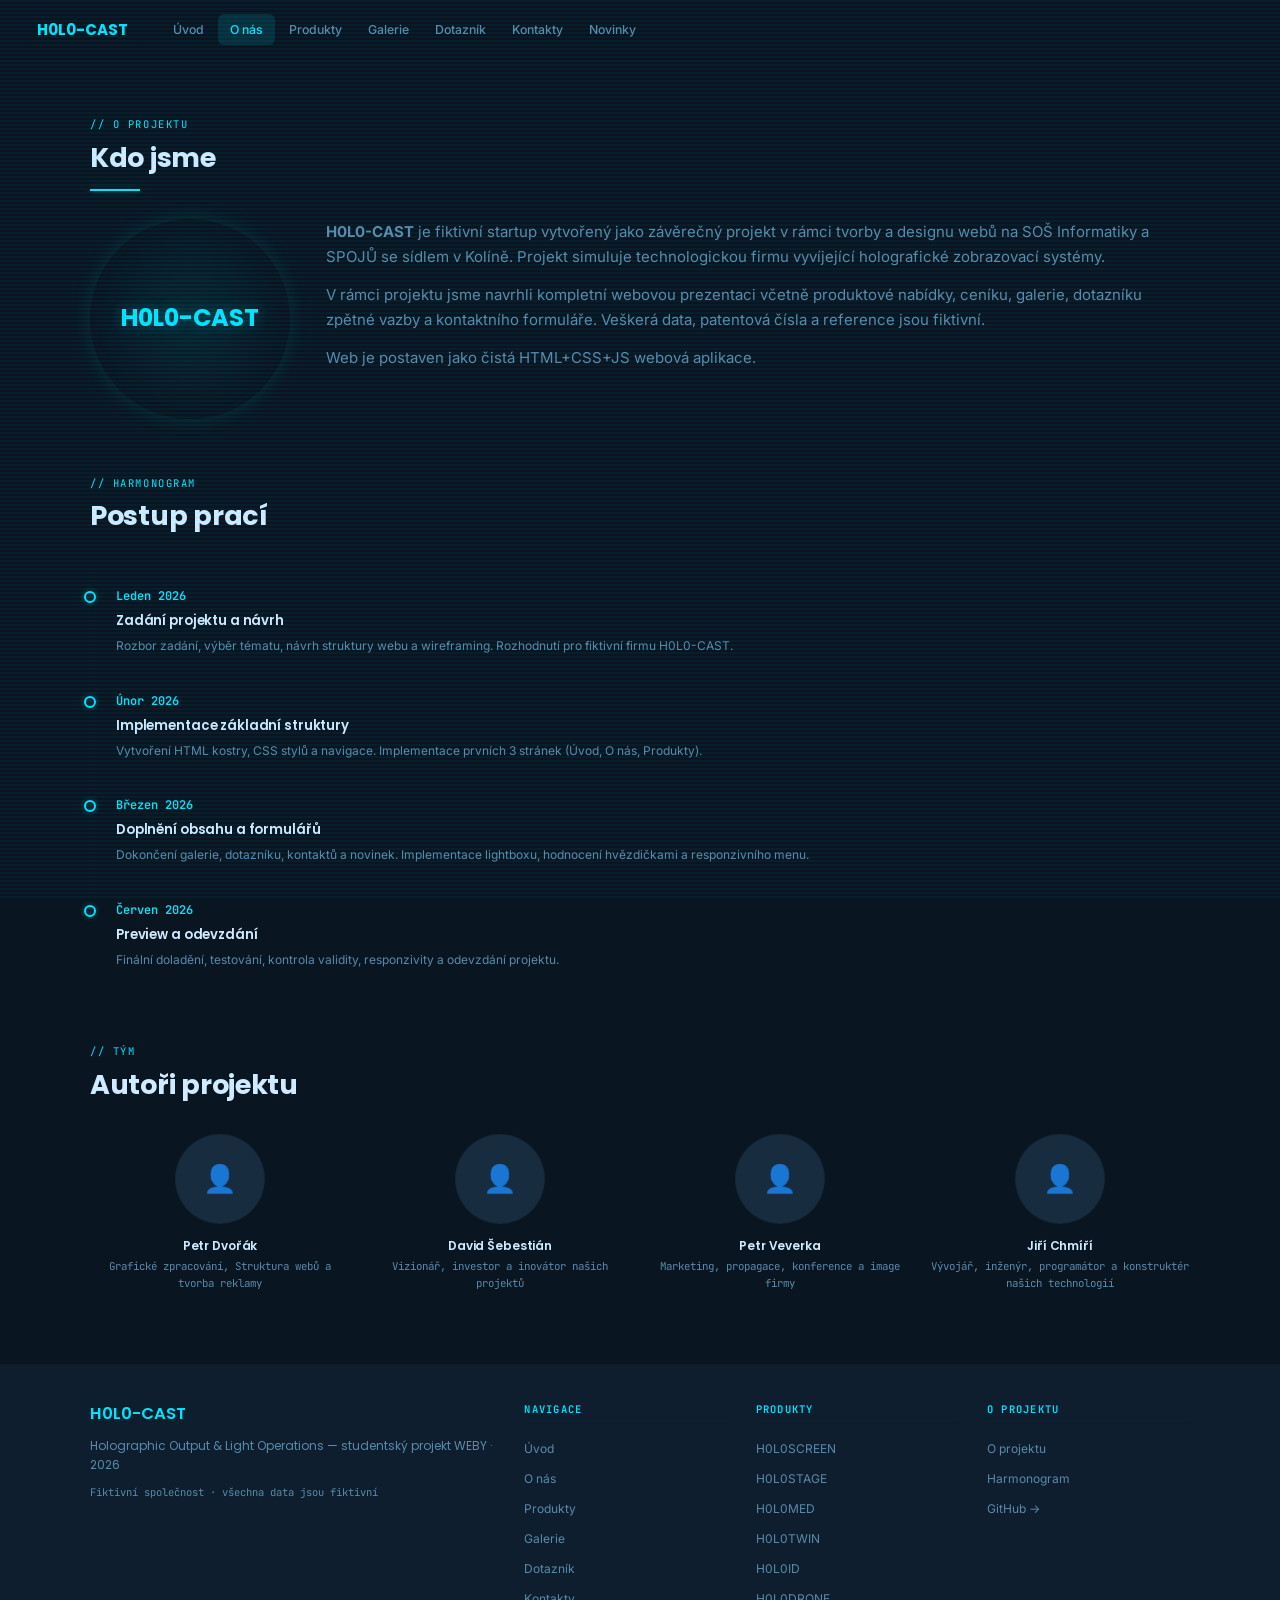
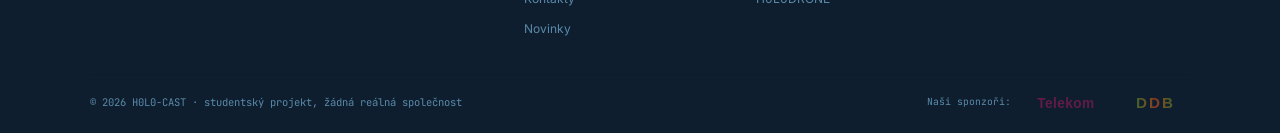
<file: onas.html>
<!DOCTYPE html>
<html lang="cs">
<head>
<meta charset="UTF-8" />
<meta name="viewport" content="width=device-width, initial-scale=1" />
<title>O nás – H0L0-CAST</title>
<link rel="stylesheet" href="style.css" />
</head>
<body>

<nav class="navbar">
  <a href="index.html" class="nav-logo">H0L0-CAST</a>
  <ul class="nav-links" id="navLinks">
    <li><a href="index.html">Úvod</a></li>
    <li><a href="onas.html" class="active">O nás</a></li>
    <li><a href="sluzby.html">Produkty</a></li>
    <li><a href="galerie.html">Galerie</a></li>
    <li><a href="dotaznik.html">Dotazník</a></li>
    <li><a href="kontakty.html">Kontakty</a></li>
    <li><a href="novinky.html">Novinky</a></li>
  </ul>
  <button class="nav-burger" id="burger" onclick="toggleBurger()" aria-label="Menu">
    <span></span><span></span><span></span>
  </button>
</nav>

<section>
  <div class="container">
    <span class="section-label">// o projektu</span>
    <h2 class="section-title">Kdo jsme</h2>
    <div class="glow-line"></div>
    <div class="about-grid">
      <div class="about-logo">H0L0-CAST</div>
      <div class="about-text">
        <p><strong>H0L0-CAST</strong> je fiktivní startup vytvořený jako závěrečný projekt v rámci tvorby a designu webů na SOŠ Informatiky a SPOJŮ se sídlem v Kolíně. Projekt simuluje technologickou firmu vyvíjející holografické zobrazovací systémy.</p>
        <p>V rámci projektu jsme navrhli kompletní webovou prezentaci včetně produktové nabídky, ceníku, galerie, dotazníku zpětné vazby a kontaktního formuláře. Veškerá data, patentová čísla a reference jsou fiktivní.</p>
        <p>Web je postaven jako čistá HTML+CSS+JS webová aplikace.</p>
        <div style="display:flex;gap:10px;margin-top:18px;flex-wrap:wrap;">
        </div>
      </div>
    </div>
  </div>
</section>

<section style="padding-top:0">
  <div class="container">
    <span class="section-label">// harmonogram</span>
    <h2 class="section-title" style="margin-bottom:36px;">Postup prací</h2>
    <div class="timeline">
      <div class="tl-item">
        <div class="tl-year">Leden 2026</div>
        <h4>Zadání projektu a návrh</h4>
        <p>Rozbor zadání, výběr tématu, návrh struktury webu a wireframing. Rozhodnutí pro fiktivní firmu H0L0-CAST.</p>
      </div>
      <div class="tl-item">
        <div class="tl-year">Únor 2026</div>
        <h4>Implementace základní struktury</h4>
        <p>Vytvoření HTML kostry, CSS stylů a navigace. Implementace prvních 3 stránek (Úvod, O nás, Produkty).</p>
      </div>
      <div class="tl-item">
        <div class="tl-year">Březen 2026</div>
        <h4>Doplnění obsahu a formulářů</h4>
        <p>Dokončení galerie, dotazníku, kontaktů a novinek. Implementace lightboxu, hodnocení hvězdičkami a responzivního menu.</p>
      </div>
      <div class="tl-item">
        <div class="tl-year">Červen 2026</div>
        <h4>Preview a odevzdání</h4>
        <p>Finální doladění, testování, kontrola validity, responzivity a odevzdání projektu.</p>
      </div>
    </div>
  </div>
</section>

<section style="padding-top:0">
  <div class="container">
    <span class="section-label">// tým</span>
    <h2 class="section-title" style="margin-bottom:32px;">Autoři projektu</h2>
    <div class="team-grid">
      <div class="team-card">
        <div class="team-photo">👤</div>
        <h4>Petr Dvořák</h4>
        <p>Grafické zpracování, Struktura webů a tvorba reklamy  </p>
      </div>
      <div class="team-card">
        <div class="team-photo">👤</div>
        <h4>David Šebestián</h4>
        <p>Vizionář, investor a inovátor našich projektů</p>
      </div>
      <div class="team-card">
        <div class="team-photo">👤</div>
        <h4>Petr Veverka</h4>
        <p>Marketing, propagace, konference a image firmy</p>
      </div>
      <div class="team-card">
        <div class="team-photo">👤</div>
        <h4>Jiří Chmíří</h4>
        <p>Vývojář, inženýr, programátor a konstruktér našich technologií</p>
      </div>
    </div>
  </div>
</section>

<footer>
  <div class="container">
    <div class="footer-grid">
      <div class="footer-brand">
        <div class="logo-txt">H0L0-CAST</div>
        <p>Holographic Output &amp; Light Operations — studentský projekt WEBY · 2026</p>
        <p style="margin-top:10px;font-family:var(--font-mono);font-size:.7rem;color:var(--text-muted);">Fiktivní společnost · všechna data jsou fiktivní</p>
      </div>
      <div class="footer-col">
        <h4>Navigace</h4>
        <ul>
          <li><a href="index.html">Úvod</a></li>
          <li><a href="onas.html">O nás</a></li>
          <li><a href="sluzby.html">Produkty</a></li>
          <li><a href="galerie.html">Galerie</a></li>
          <li><a href="dotaznik.html">Dotazník</a></li>
          <li><a href="kontakty.html">Kontakty</a></li>
          <li><a href="novinky.html">Novinky</a></li>
        </ul>
      </div>
      <div class="footer-col">
        <h4>Produkty</h4>
        <ul>
          <li><a href="sluzby.html">H0L0SCREEN</a></li>
          <li><a href="sluzby.html">H0L0STAGE</a></li>
          <li><a href="sluzby.html">H0L0MED</a></li>
          <li><a href="sluzby.html">H0L0TWIN</a></li>
          <li><a href="sluzby.html">H0L0ID</a></li>
          <li><a href="sluzby.html">H0L0DRONE</a></li>
        </ul>
      </div>
      <div class="footer-col">
        <h4>O projektu</h4>
        <ul>
          <li><a href="onas.html">O projektu</a></li>
          <li><a href="onas.html">Harmonogram</a></li>
          <li><a href="https://github.com/C3B33" target="_blank">GitHub →</a></li>
        </ul>
      </div>
    </div>
    <div class="footer-bottom">
      <span>© 2026 H0L0-CAST · studentský projekt, žádná reálná společnost</span>
      <div class="footer-sponsors">
        <span class="sponsor-label">Naši sponzoři:</span>
        <a href="https://phantomas-cyb.github.io/final-tws-project/index.html" target="_blank" rel="noopener"><img src="img/telekom-logo.svg" alt="Telekom a.s." /></a>
        <a href="https://ddb.neocities.org" target="_blank" rel="noopener"><img src="img/ddb-logo.svg" alt="DDB" /></a>
      </div>
    </div>
  </div>
</footer>

<script src="script.js"></script>
</body>
</html>
</file>
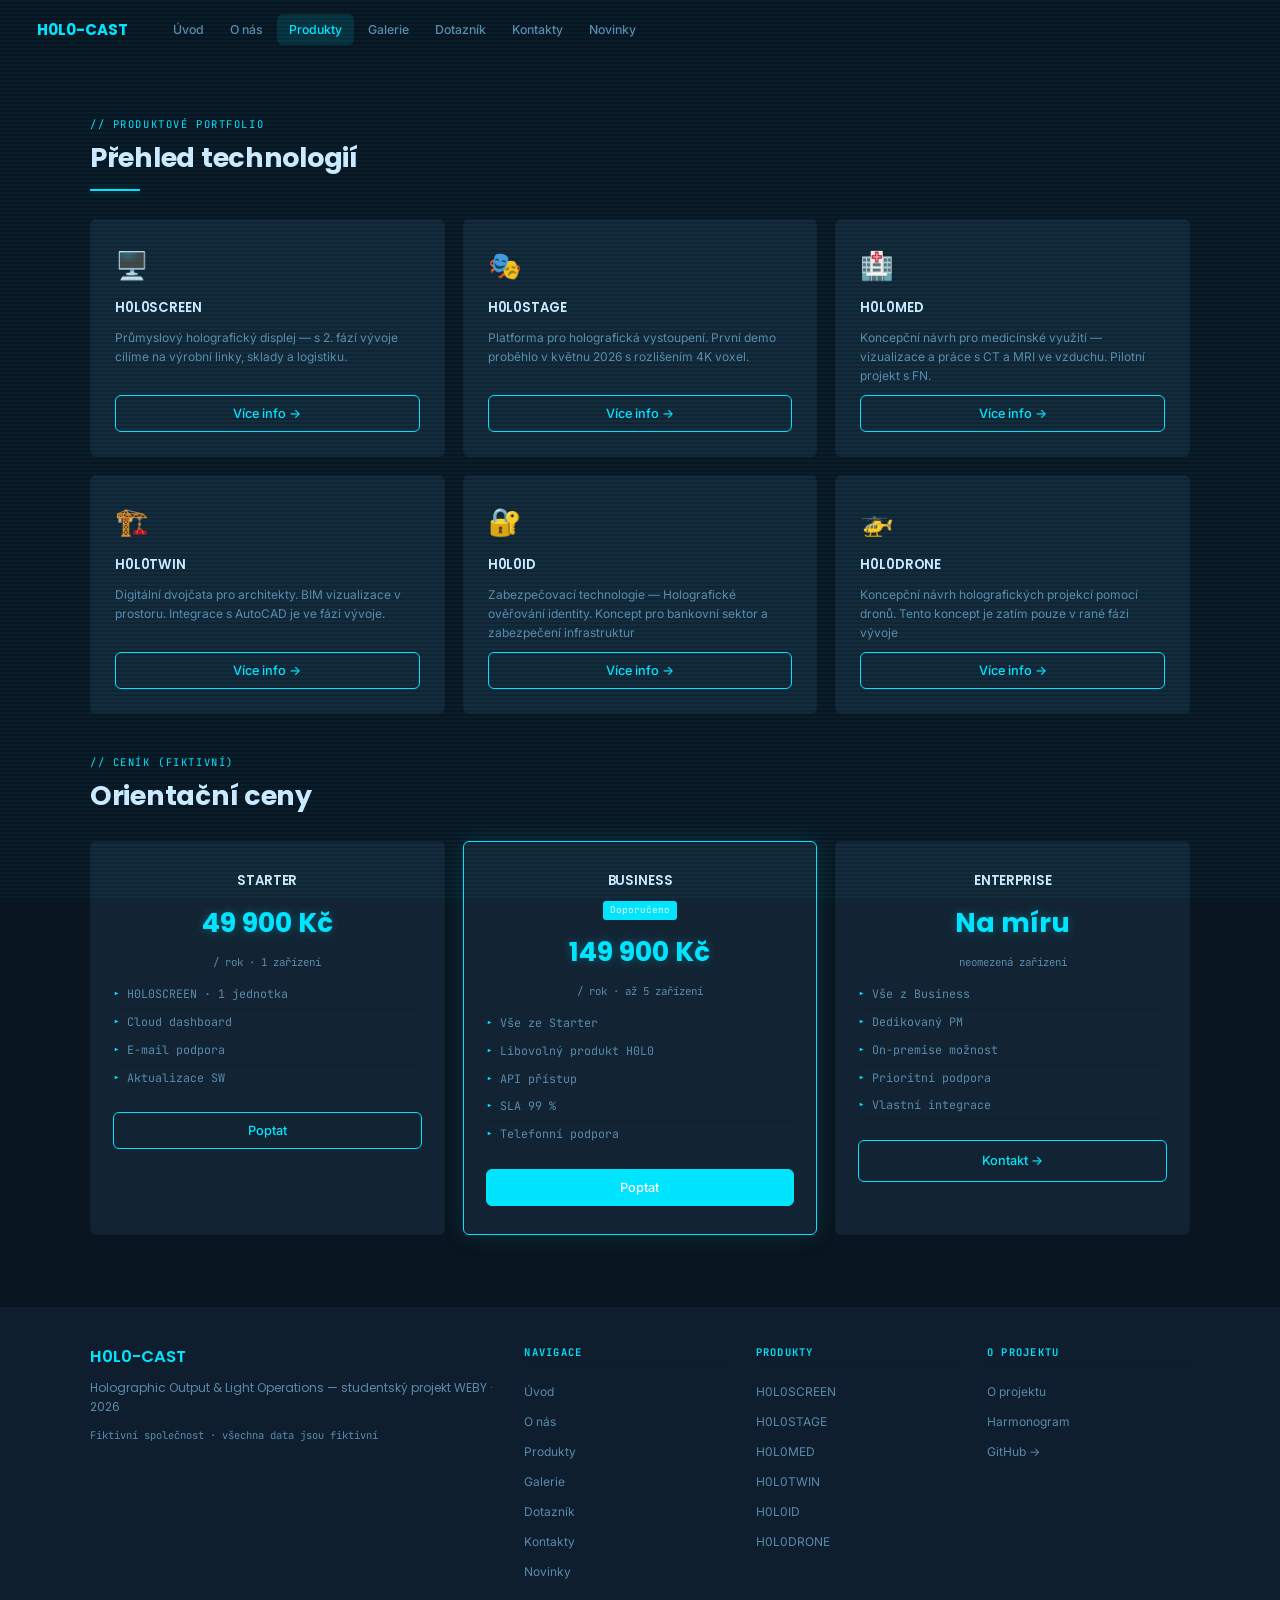
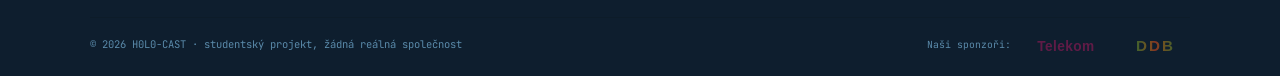
<file: sluzby.html>
<!DOCTYPE html>
<html lang="cs">
<head>
<meta charset="UTF-8" />
<meta name="viewport" content="width=device-width, initial-scale=1" />
<title>Produkty – H0L0-CAST</title>
<link rel="stylesheet" href="style.css" />
</head>
<body>

<nav class="navbar">
  <a href="index.html" class="nav-logo">H0L0-CAST</a>
  <ul class="nav-links" id="navLinks">
    <li><a href="index.html">Úvod</a></li>
    <li><a href="onas.html">O nás</a></li>
    <li><a href="sluzby.html" class="active">Produkty</a></li>
    <li><a href="galerie.html">Galerie</a></li>
    <li><a href="dotaznik.html">Dotazník</a></li>
    <li><a href="kontakty.html">Kontakty</a></li>
    <li><a href="novinky.html">Novinky</a></li>
  </ul>
  <button class="nav-burger" id="burger" onclick="toggleBurger()" aria-label="Menu">
    <span></span><span></span><span></span>
  </button>
</nav>

<section>
  <div class="container">
    <span class="section-label">// produktové portfolio</span>
    <h2 class="section-title">Přehled technologií</h2>
    <div class="glow-line"></div>
    <div class="svc-full-grid">
      <div class="svc-full-card">
        <span class="icon">🖥️</span>
        <h3>H0L0SCREEN</h3>
        <p>Průmyslový holografický displej — s 2. fází vývoje cílíme na výrobní linky, sklady a logistiku.</p>
        <button class="btn" onclick="showFeedback('Více informací o H0L0SCREEN')">Více info →</button>
      </div>
      <div class="svc-full-card">
        <span class="icon">🎭</span>
        <h3>H0L0STAGE</h3>
        <p>Platforma pro holografická vystoupení. První demo proběhlo v květnu 2026 s rozlišením 4K voxel.</p>
        <button class="btn" onclick="showFeedback('Více informací o H0L0STAGE')">Více info →</button>
      </div>
      <div class="svc-full-card">
        <span class="icon">🏥</span>
        <h3>H0L0MED</h3>
        <p>Koncepční návrh pro medicínské využití — vizualizace a práce s CT a MRI ve vzduchu. Pilotní projekt s FN.</p>
        <button class="btn" onclick="showFeedback('Více informací o H0L0MED')">Více info →</button>
      </div>
      <div class="svc-full-card">
        <span class="icon">🏗️</span>
        <h3>H0L0TWIN</h3>
        <p>Digitální dvojčata pro architekty. BIM vizualizace v prostoru. Integrace s AutoCAD je ve fázi vývoje.</p>
        <button class="btn" onclick="showFeedback('Více informací o H0L0TWIN')">Více info →</button>
      </div>
      <div class="svc-full-card">
        <span class="icon">🔐</span>
        <h3>H0L0ID</h3>
        <p>Zabezpečovací technologie — Holografické ověřování identity. Koncept pro bankovní sektor a zabezpečení infrastruktur</p>
        <button class="btn" onclick="showFeedback('Více informací o H0L0ID')">Více info →</button>
      </div>
      <div class="svc-full-card">
        <span class="icon">🚁</span>
        <h3>H0L0DRONE</h3>
        <p>Koncepční návrh holografických projekcí pomocí dronů. Tento koncept je zatím pouze v rané fázi vývoje </p>
        <button class="btn" onclick="showFeedback('Více informací o H0L0DRONE')">Více info →</button>
      </div>
    </div>

    <span class="section-label" style="margin-top:40px;display:block">// ceník (fiktivní)</span>
    <h2 class="section-title" style="margin-bottom:28px;">Orientační ceny</h2>
    <div class="pricing-grid">
      <div class="price-card">
        <h3>STARTER</h3>
        <div class="price-amount">49 900 Kč</div>
        <p style="font-size:.72rem;color:var(--text-muted);font-family:var(--font-mono);">/ rok · 1 zařízení</p>
        <ul>
          <li>H0L0SCREEN · 1 jednotka</li>
          <li>Cloud dashboard</li>
          <li>E-mail podpora</li>
          <li>Aktualizace SW</li>
        </ul>
        <button class="btn" style="margin-top:10px;width:100%" onclick="showFeedback('Poptávka odeslána. Budeme Vás kontaktovat.')">Poptat</button>
      </div>
      <div class="price-card featured">
        <h3>BUSINESS</h3>
        <span class="badge">Doporučeno</span>
        <div class="price-amount">149 900 Kč</div>
        <p style="font-size:.72rem;color:var(--text-muted);font-family:var(--font-mono);">/ rok · až 5 zařízení</p>
        <ul>
          <li>Vše ze Starter</li>
          <li>Libovolný produkt H0L0</li>
          <li>API přístup</li>
          <li>SLA 99 %</li>
          <li>Telefonní podpora</li>
        </ul>
        <button class="btn btn-filled" style="margin-top:10px;width:100%" onclick="showFeedback('Poptávka odeslána. Budeme Vás kontaktovat.')">Poptat</button>
      </div>
      <div class="price-card">
        <h3>ENTERPRISE</h3>
        <div class="price-amount">Na míru</div>
        <p style="font-size:.72rem;color:var(--text-muted);font-family:var(--font-mono);">neomezená zařízení</p>
        <ul>
          <li>Vše z Business</li>
          <li>Dedikovaný PM</li>
          <li>On-premise možnost</li>
          <li>Prioritní podpora</li>
          <li>Vlastní integrace</li>
        </ul>
        <a href="kontakty.html" class="btn" style="margin-top:10px;width:100%;text-align:center;">Kontakt →</a>
      </div>
    </div>
  </div>
</section>

<footer>
  <div class="container">
    <div class="footer-grid">
      <div class="footer-brand">
        <div class="logo-txt">H0L0-CAST</div>
        <p>Holographic Output &amp; Light Operations — studentský projekt WEBY · 2026</p>
        <p style="margin-top:10px;font-family:var(--font-mono);font-size:.7rem;color:var(--text-muted);">Fiktivní společnost · všechna data jsou fiktivní</p>
      </div>
      <div class="footer-col">
        <h4>Navigace</h4>
        <ul>
          <li><a href="index.html">Úvod</a></li>
          <li><a href="onas.html">O nás</a></li>
          <li><a href="sluzby.html">Produkty</a></li>
          <li><a href="galerie.html">Galerie</a></li>
          <li><a href="dotaznik.html">Dotazník</a></li>
          <li><a href="kontakty.html">Kontakty</a></li>
          <li><a href="novinky.html">Novinky</a></li>
        </ul>
      </div>
      <div class="footer-col">
        <h4>Produkty</h4>
        <ul>
          <li><a href="sluzby.html">H0L0SCREEN</a></li>
          <li><a href="sluzby.html">H0L0STAGE</a></li>
          <li><a href="sluzby.html">H0L0MED</a></li>
          <li><a href="sluzby.html">H0L0TWIN</a></li>
          <li><a href="sluzby.html">H0L0ID</a></li>
          <li><a href="sluzby.html">H0L0DRONE</a></li>
        </ul>
      </div>
      <div class="footer-col">
        <h4>O projektu</h4>
        <ul>
          <li><a href="onas.html">O projektu</a></li>
          <li><a href="onas.html">Harmonogram</a></li>
          <li><a href="https://github.com/C3B33" target="_blank">GitHub →</a></li>
        </ul>
      </div>
    </div>
    <div class="footer-bottom">
      <span>© 2026 H0L0-CAST · studentský projekt, žádná reálná společnost</span>
      <div class="footer-sponsors">
        <span class="sponsor-label">Naši sponzoři:</span>
        <a href="https://phantomas-cyb.github.io/final-tws-project/index.html" target="_blank" rel="noopener"><img src="img/telekom-logo.svg" alt="Telekom a.s." /></a>
        <a href="https://ddb.neocities.org" target="_blank" rel="noopener"><img src="img/ddb-logo.svg" alt="DDB" /></a>
      </div>
    </div>
  </div>
</footer>

<script src="script.js"></script>
</body>
</html>
</file>
<file: style.css>
@import url('https://fonts.googleapis.com/css2?family=Inter:wght@400;500;600;700&family=JetBrains+Mono:wght@400;500&family=Poppins:wght@500;600;700&display=swap');

:root {
  --bg:         #091520;
  --bg2:        #0e1e2e;
  --surface:    #122434;
  --surface2:   #182c40;
  --accent:     #00e5ff;
  --accent2:    #00bcd4;
  --accent-dim: rgba(0,229,255,.12);
  --accent-glow:rgba(0,229,255,.3);
  --text:       #d0eaff;
  --text-muted: #5a8aaa;
  --border:     rgba(10,21,22,.2);
  --border2:    rgba(0,229,255,.4);
  --radius:     6px;
  --nav-h:      60px;
  --font-display: 'Poppins', sans-serif;
  --font-mono:    'JetBrains Mono', monospace;
  --font-body:    'Inter', sans-serif;
}

*,*::before,*::after{box-sizing:border-box;margin:0;padding:0}
html{scroll-behavior:smooth;font-size:15px}
body{font-family:var(--font-body);background:var(--bg);color:var(--text);line-height:1.6;overflow-x:hidden}
body::before{content:'';position:fixed;inset:0;background:repeating-linear-gradient(0deg,transparent,transparent 2px,rgba(0,229,255,.05) 2px,rgba(0,229,255,.05) 4px);pointer-events:none;z-index:9000}
h1,h2,h3,h4{font-family:var(--font-display);font-weight:600;letter-spacing:-.01em}
a{color:var(--accent);text-decoration:none;transition:color .15s}
a:hover{text-decoration:underline}
img{max-width:100%;height:auto}

/* ── LAYOUT ── */
.container{width:min(1100px,94%);margin:0 auto}
section{padding:56px 0}

/* ── NAVBAR ── */
.navbar{position:sticky;top:0;z-index:500;height:var(--nav-h);background:rgba(9,21,32,.92);backdrop-filter:blur(10px);border-bottom:1px solid var(--border);display:flex;align-items:center;padding:0 24px;gap:20px}
.nav-logo{font-family:var(--font-display);font-weight:700;font-size:1rem;color:var(--accent);white-space:nowrap;border:1px solid var(--border);padding:5px 12px;border-radius:var(--radius);transition:all .2s}
.nav-logo:hover{background:var(--accent-dim);box-shadow:0 0 14px var(--accent-glow);text-decoration:none}
.nav-links{display:flex;gap:2px;list-style:none;flex:1}
.nav-links a{display:block;padding:6px 12px;font-family:var(--font-body);font-size:.82rem;font-weight:500;color:var(--text-muted);border-radius:var(--radius);transition:all .15s;white-space:nowrap}
.nav-links a:hover,.nav-links a.active{color:var(--accent);background:var(--accent-dim);text-decoration:none}
.nav-burger{display:none;flex-direction:column;gap:4px;background:none;border:none;cursor:pointer;padding:4px}
.nav-burger span{display:block;width:20px;height:2px;background:var(--text-muted);transition:all .2s}

/* ── FOOTER ── */
footer{background:var(--bg2);border-top:1px solid var(--border);padding:36px 0 20px;margin-top:16px;position:relative;z-index:1}
.footer-grid{display:grid;grid-template-columns:2fr 1fr 1fr 1fr;gap:28px;margin-bottom:28px}
.footer-brand{font-family:var(--font-display)}
.footer-brand .logo-txt{font-size:1.1rem;color:var(--accent);font-weight:600}
.footer-brand p{font-size:.8rem;color:var(--text-muted);margin-top:8px;line-height:1.6}
.footer-col h4{font-family:var(--font-mono);font-size:.7rem;letter-spacing:.12em;text-transform:uppercase;color:var(--accent);margin-bottom:12px;border-bottom:1px solid var(--border);padding-bottom:5px}
.footer-col ul{list-style:none}
.footer-col ul li{margin-bottom:6px}
.footer-col ul li a{font-size:.8rem;color:var(--text-muted)}
.footer-col ul li a:hover{color:var(--accent)}
.footer-bottom{border-top:1px solid var(--border);padding-top:16px;display:flex;justify-content:space-between;align-items:center;font-family:var(--font-mono);font-size:.7rem;color:var(--text-muted);flex-wrap:wrap;gap:10px}
.footer-sponsors{display:flex;gap:14px;align-items:center}
.footer-sponsors a{opacity:.55;transition:opacity .2s;display:flex}
.footer-sponsors .sponsor-label{font-size:.65rem;color:var(--text-muted);white-space:nowrap}
.footer-sponsors a:hover{opacity:1;text-decoration:none}
.footer-sponsors img{height:22px;width:auto;display:block}

/* ── BUTTONS ── */
.btn{display:inline-block;padding:10px 22px;font-family:var(--font-body);font-size:.85rem;font-weight:500;border:1px solid var(--accent);color:var(--accent);background:transparent;border-radius:var(--radius);cursor:pointer;transition:all .2s}
.btn:hover{background:var(--accent-dim);box-shadow:0 0 12px var(--accent-glow);text-decoration:none}
.btn-filled{background:var(--accent);color:#fff;border-color:var(--accent)}
.btn-filled:hover{background:var(--accent2);box-shadow:0 0 16px var(--accent-glow)}

/* ── SECTION HEADERS ── */
.section-label{font-family:var(--font-mono);font-size:.7rem;letter-spacing:.15em;text-transform:uppercase;color:var(--accent);margin-bottom:8px;display:block}
.section-title{font-size:1.8rem;font-weight:700;margin-bottom:14px;line-height:1.25}
.accent{color:var(--accent)}
.glow-line{width:50px;height:2px;background:var(--accent);box-shadow:0 0 8px var(--accent-glow);margin-bottom:28px}

/* ── CARDS (shared surface) ── */
.svc-card,.svc-full-card,.price-card,.news-card,.survey-title,.newsletter-box{background:var(--surface);border:1px solid var(--border);border-radius:var(--radius)}

/* Card hover lift */
.svc-card:hover,.svc-full-card:hover{border-color:var(--accent);transform:translateY(-3px);box-shadow:0 6px 24px var(--accent-dim)}

/* Card hover glow */
.news-card:hover,.team-card:hover .team-photo{border-color:var(--accent);box-shadow:0 0 14px var(--accent-dim)}

/* ── GRID HELPERS ── */
.grid-3{display:grid;grid-template-columns:repeat(3,1fr);gap:20px}

/* ── IMAGE PLACEHOLDER ── */
.img-ph{background:var(--surface2);border:1px solid var(--border);display:flex;align-items:center;justify-content:center;color:var(--text-muted);font-family:var(--font-mono);font-size:.7rem;text-align:center;position:relative;overflow:hidden}
.img-ph::before{content:'';position:absolute;inset:0;background:repeating-linear-gradient(45deg,transparent,transparent 12px,rgba(0,229,255,.035) 12px,rgba(0,229,255,.035) 13px)}
.gallery-item::before{content:'';position:absolute;inset:0;background:repeating-linear-gradient(45deg,transparent,transparent 12px,rgba(0,229,255,.03) 12px,rgba(0,229,255,.03) 13px)}
.img-ph span{position:relative;z-index:1;padding:8px}

/* ── STATS ── */
.stats-row{background:var(--surface);border-top:1px solid var(--border);border-bottom:1px solid var(--border);padding:32px 0}
.stats-grid{display:grid;grid-template-columns:repeat(4,1fr)}
.stat-item{text-align:center;padding:16px;border-right:1px solid var(--border)}
.stat-item:last-child{border-right:none}
.stat-item p{font-family:var(--font-mono);font-size:.72rem;color:var(--text-muted);margin-top:4px}
.stat-val{font-family:var(--font-display);font-size:2rem;font-weight:700;color:var(--accent);display:block;text-shadow:0 0 10px var(--accent-glow)}

/* ── TAG ── */
.tag{display:inline-block;font-family:var(--font-mono);font-size:.68rem;padding:2px 8px;border:1px solid var(--border2);color:var(--accent);border-radius:3px;letter-spacing:.04em}

/* ── FORMS ── */
.form-group{margin-bottom:16px}
.form-label{display:block;font-family:var(--font-mono);font-size:.7rem;letter-spacing:.08em;text-transform:uppercase;color:var(--text-muted);margin-bottom:5px}
.form-input,.form-select,.form-textarea{width:100%;background:var(--surface);border:1px solid var(--border);color:var(--text);padding:9px 12px;font-family:var(--font-body);font-size:.85rem;border-radius:var(--radius);transition:border-color .15s,box-shadow .15s}
.form-input:focus,.form-select:focus,.form-textarea:focus{outline:none;border-color:var(--accent);box-shadow:0 0 8px var(--accent-dim)}
.form-textarea{min-height:90px;resize:vertical}
.form-select option{background:var(--surface)}
.form-check{display:flex;align-items:center;gap:8px;font-size:.85rem;color:var(--text-muted);cursor:pointer}
.form-check input{accent-color:var(--accent)}
.radio-group,.check-group{display:flex;flex-direction:column;gap:6px}

/* ── HERO ── */
.hero{min-height:calc(100vh - var(--nav-h));display:flex;align-items:center;padding:60px 0;position:relative;overflow:hidden}
.hero::before{content:'';position:absolute;inset:0;background:radial-gradient(ellipse 60% 50% at 70% 50%,rgba(0,229,255,.06) 0%,transparent 60%),radial-gradient(ellipse 40% 40% at 20% 80%,rgba(0,229,255,.03) 0%,transparent 50%)}
.hero-grid{display:grid;grid-template-columns:1fr 1fr;gap:48px;align-items:center;position:relative;z-index:1}
.hero h1{font-size:clamp(2rem,4.5vw,3rem);line-height:1.15;margin-bottom:20px}
.hero h1 span{color:var(--accent);text-shadow:0 0 14px var(--accent-glow)}
.hero p{font-size:1rem;color:var(--text-muted);max-width:480px;margin-bottom:28px;line-height:1.7}
.hero-btns{display:flex;gap:12px;flex-wrap:wrap}
.hero-visual{aspect-ratio:1;width:100%;max-width:320px;position:relative;margin:0 auto}

/* ── HOLOGRAM ANIMATION ── */
.holo-ring{position:absolute;border-radius:50%;border:1.5px solid var(--border2);animation:spin linear infinite}
.holo-ring:nth-child(1){inset:2%;animation-duration:20s;border-color:rgba(0,229,255,.35)}
.holo-ring:nth-child(2){inset:16%;animation-duration:14s;animation-direction:reverse;border-style:dashed;border-color:rgba(0,229,255,.2)}
.holo-ring:nth-child(3){inset:30%;animation-duration:9s;border-color:rgba(0,229,255,.25)}
.holo-core{position:absolute;inset:40%;background:radial-gradient(circle,rgba(0,229,255,.3) 0%,rgba(0,229,255,.08) 60%,transparent 100%);border-radius:50%;animation:pulse 3s ease-in-out infinite}
.holo-cross{position:absolute;inset:0;display:flex;align-items:center;justify-content:center;font-family:var(--font-display);font-size:.95rem;font-weight:700;color:var(--accent);text-shadow:0 0 16px var(--accent-glow);letter-spacing:.12em}
@keyframes spin{to{transform:rotate(360deg)}}
@keyframes pulse{0%,100%{opacity:.5;transform:scale(1)}50%{opacity:1;transform:scale(1.08)}}

/* ── SERVICES PREVIEW ── */
.services-preview{padding:64px 0}
.services-preview .grid-3{margin-top:32px}
.svc-card{padding:28px 22px;cursor:default;transition:all .25s}
.svc-icon{font-size:1.8rem;margin-bottom:14px;display:block}
.svc-card h3{font-size:.9rem;margin-bottom:8px}
.svc-card p{font-size:.82rem;color:var(--text-muted)}

/* ── O NÁS ── */
.about-grid{display:grid;grid-template-columns:200px 1fr;gap:36px;align-items:start}
.about-logo{width:200px;height:200px;border-radius:50%;border:2px solid var(--border);display:flex;align-items:center;justify-content:center;font-family:var(--font-display);font-size:1.6rem;font-weight:700;color:var(--accent);text-shadow:0 0 14px var(--accent-glow);background:radial-gradient(circle,rgba(0,229,255,.08) 0%,transparent 70%);flex-shrink:0;box-shadow:0 0 20px var(--accent-dim)}
.about-text p{color:var(--text-muted);margin-bottom:12px;line-height:1.7}
.timeline{border-left:2px solid var(--border);padding-left:24px;display:flex;flex-direction:column}
.tl-item{position:relative;padding:18px 0}
.tl-item::before{content:'';position:absolute;left:-32px;top:22px;width:12px;height:12px;border-radius:50%;background:var(--surface);border:2px solid var(--accent);box-shadow:0 0 6px var(--accent-glow)}
.tl-year{font-family:var(--font-mono);font-size:.8rem;color:var(--accent);margin-bottom:4px;font-weight:600}
.tl-item h4{font-size:.88rem;margin-bottom:5px}
.tl-item p{font-size:.8rem;color:var(--text-muted)}
.team-grid{display:grid;grid-template-columns:repeat(4,1fr);gap:20px}
.team-card{text-align:center}
.team-photo{width:90px;height:90px;border-radius:50%;margin:0 auto 12px;border:1px solid var(--border);background:var(--surface2);display:flex;align-items:center;justify-content:center;font-size:1.8rem;transition:border-color .2s,box-shadow .2s}
.team-card h4{font-size:.8rem;margin-bottom:3px}
.team-card p{font-size:.72rem;color:var(--text-muted);font-family:var(--font-mono)}

/* ── PRODUKTY / SLUŽBY ── */
.svc-full-grid{display:grid;grid-template-columns:repeat(3,1fr);gap:18px;margin-bottom:40px}
.svc-full-card{padding:24px;display:flex;flex-direction:column;gap:10px;transition:all .25s}
.svc-full-card .icon{font-size:1.8rem}
.svc-full-card h3{font-size:.88rem}
.svc-full-card p{font-size:.8rem;color:var(--text-muted);flex:1}
.pricing-grid{display:grid;grid-template-columns:repeat(3,1fr);gap:18px}
.price-card{padding:28px 22px;text-align:center;display:flex;flex-direction:column;align-items:center;gap:10px;transition:all .25s}
.price-card.featured{border-color:var(--accent);box-shadow:0 0 24px var(--accent-dim)}
.price-card h3{font-size:.88rem}
.price-amount{font-family:var(--font-display);font-size:1.8rem;font-weight:700;color:var(--accent);text-shadow:0 0 10px var(--accent-glow)}
.price-card ul{list-style:none;text-align:left;width:100%}
.price-card ul li{font-size:.78rem;color:var(--text-muted);padding:4px 0;border-bottom:1px solid var(--border);font-family:var(--font-mono)}
.price-card ul li::before{content:'▸ ';color:var(--accent)}
.badge{font-family:var(--font-mono);font-size:.62rem;background:var(--accent);color:#fff;padding:2px 7px;border-radius:3px}

/* ── GALERIE ── */
.gallery-grid{display:grid;grid-template-columns:repeat(3,1fr);gap:10px;margin-bottom:20px}
.gallery-card{cursor:pointer;transition:border-color .2s}
.gallery-card:hover .gallery-item{border-color:var(--accent)}
.gallery-card:hover .gallery-item::after{opacity:1}
.gallery-item{aspect-ratio:4/3;background:var(--surface2);background-size:cover;background-position:center;border:1px solid var(--border);border-radius:var(--radius) var(--radius) 0 0;position:relative;overflow:hidden;transition:border-color .2s}
.gallery-item::after{content:'🔍 Zobrazit';position:absolute;inset:0;background:rgba(0,229,255,.1);display:flex;align-items:center;justify-content:center;font-family:var(--font-mono);font-size:.72rem;color:var(--accent);opacity:0;transition:opacity .2s}
.gallery-caption{background:var(--surface);border:1px solid var(--border);border-top:none;border-radius:0 0 var(--radius) var(--radius);padding:8px 12px;font-family:var(--font-mono);font-size:.68rem;color:var(--text-muted);text-align:center}

/* ── LIGHTBOX ── */
.lightbox{display:none;position:fixed;inset:0;background:rgba(0,0,0,.75);z-index:1000;align-items:center;justify-content:center;backdrop-filter:blur(6px)}
.lightbox.open{display:flex}
.lightbox-inner{background:var(--surface);border:1px solid var(--border2);padding:28px;max-width:600px;width:90%;text-align:center;position:relative;border-radius:var(--radius)}
.lightbox-close{position:absolute;top:10px;right:14px;background:none;border:none;color:var(--text-muted);font-size:1.1rem;cursor:pointer}
.lightbox-img{width:100%;aspect-ratio:16/9;background:var(--surface2);border:1px solid var(--border);overflow:hidden;margin-bottom:14px;border-radius:var(--radius)}
.lightbox h3{font-size:.88rem;margin-bottom:6px}
.lightbox p{font-size:.78rem;color:var(--text-muted)}

/* ── DOTAZNÍK ── */
.survey-wrap{max-width:680px;margin:0 auto}
.survey-title{padding:18px 22px;margin-bottom:24px}
.range-labels{display:flex;justify-content:space-between;font-size:.68rem;color:var(--text-muted);margin-top:3px;font-family:var(--font-mono)}
input[type=range]{width:100%;accent-color:var(--accent)}
.star-row{font-size:1.4rem;letter-spacing:3px;cursor:pointer}
.star{color:#ccc;transition:color .1s}
.star.active{color:#e6a817;text-shadow:0 0 6px rgba(230,168,23,.4)}
.survey-annotation{font-family:var(--font-mono);font-size:.7rem;color:var(--accent);border:1px solid var(--border);padding:2px 7px;display:inline-block;border-radius:3px;margin-bottom:18px}

/* ── KONTAKTY ── */
.contact-grid{display:grid;grid-template-columns:1fr 1fr;gap:36px}
.contact-info h3{font-size:1rem;margin-bottom:18px}
.contact-info-list{list-style:none;margin-bottom:24px}
.contact-info-list li{display:flex;align-items:center;gap:10px;padding:10px 0;border-bottom:1px solid var(--border);font-family:var(--font-mono);font-size:.8rem;color:var(--text-muted)}
.contact-info-list li span:first-child{font-size:1rem;width:22px;text-align:center}

/* ── NOVINKY ── */
.news-featured{display:grid;grid-template-columns:1.4fr 1fr;gap:24px;margin-bottom:36px;align-items:start}
.news-feat-img{aspect-ratio:16/9;background:var(--surface2);background-size:cover;background-position:center;border:1px solid var(--border);border-radius:var(--radius);position:relative;overflow:hidden}
.news-feat-img::before{content:'';position:absolute;inset:0;background:repeating-linear-gradient(45deg,transparent,transparent 12px,rgba(0,229,255,.035) 12px,rgba(0,229,255,.035) 13px)}
.news-meta{font-family:var(--font-mono);font-size:.7rem;color:var(--text-muted);margin-bottom:6px}
.news-card{overflow:hidden;transition:all .2s}
.news-card-img{aspect-ratio:16/9;background:var(--surface2);background-size:cover;background-position:center;position:relative;overflow:hidden}
.news-card-img::before{content:'';position:absolute;inset:0;background:repeating-linear-gradient(45deg,transparent,transparent 12px,rgba(0,229,255,.035) 12px,rgba(0,229,255,.035) 13px)}
.news-card-body{padding:14px}
.news-card-body .news-meta{margin-bottom:5px}
.news-card-body h4{font-size:.82rem;margin-bottom:6px}
.news-card-body p{font-size:.76rem;color:var(--text-muted)}
.newsletter-box{padding:28px;display:flex;gap:14px;align-items:flex-end;flex-wrap:wrap}
.newsletter-box>div:first-child{flex:1;min-width:200px}

/* ── RESPONSIVE ── */
@media(max-width:900px){
  .footer-grid{grid-template-columns:1fr 1fr}
  .stats-grid{grid-template-columns:repeat(2,1fr)}
  .stat-item{border-bottom:1px solid var(--border)}
}
@media(max-width:700px){
  .nav-links{display:none}
  .nav-burger{display:flex}
  .nav-links.open{display:flex;flex-direction:column;position:absolute;top:var(--nav-h);left:0;right:0;background:var(--surface);border-bottom:1px solid var(--border);padding:10px 16px;gap:2px;z-index:400;box-shadow:0 4px 12px rgba(0,0,0,.08)}
  .hero-grid,.about-grid,.contact-grid,.news-featured{grid-template-columns:1fr}
  .grid-3,.svc-full-grid,.pricing-grid,.team-grid{grid-template-columns:1fr}
  .gallery-grid{grid-template-columns:repeat(2,1fr)}
  .footer-grid{grid-template-columns:1fr}
  .section-title{font-size:1.4rem}
  .hero-visual{max-width:240px}
}
</file>
